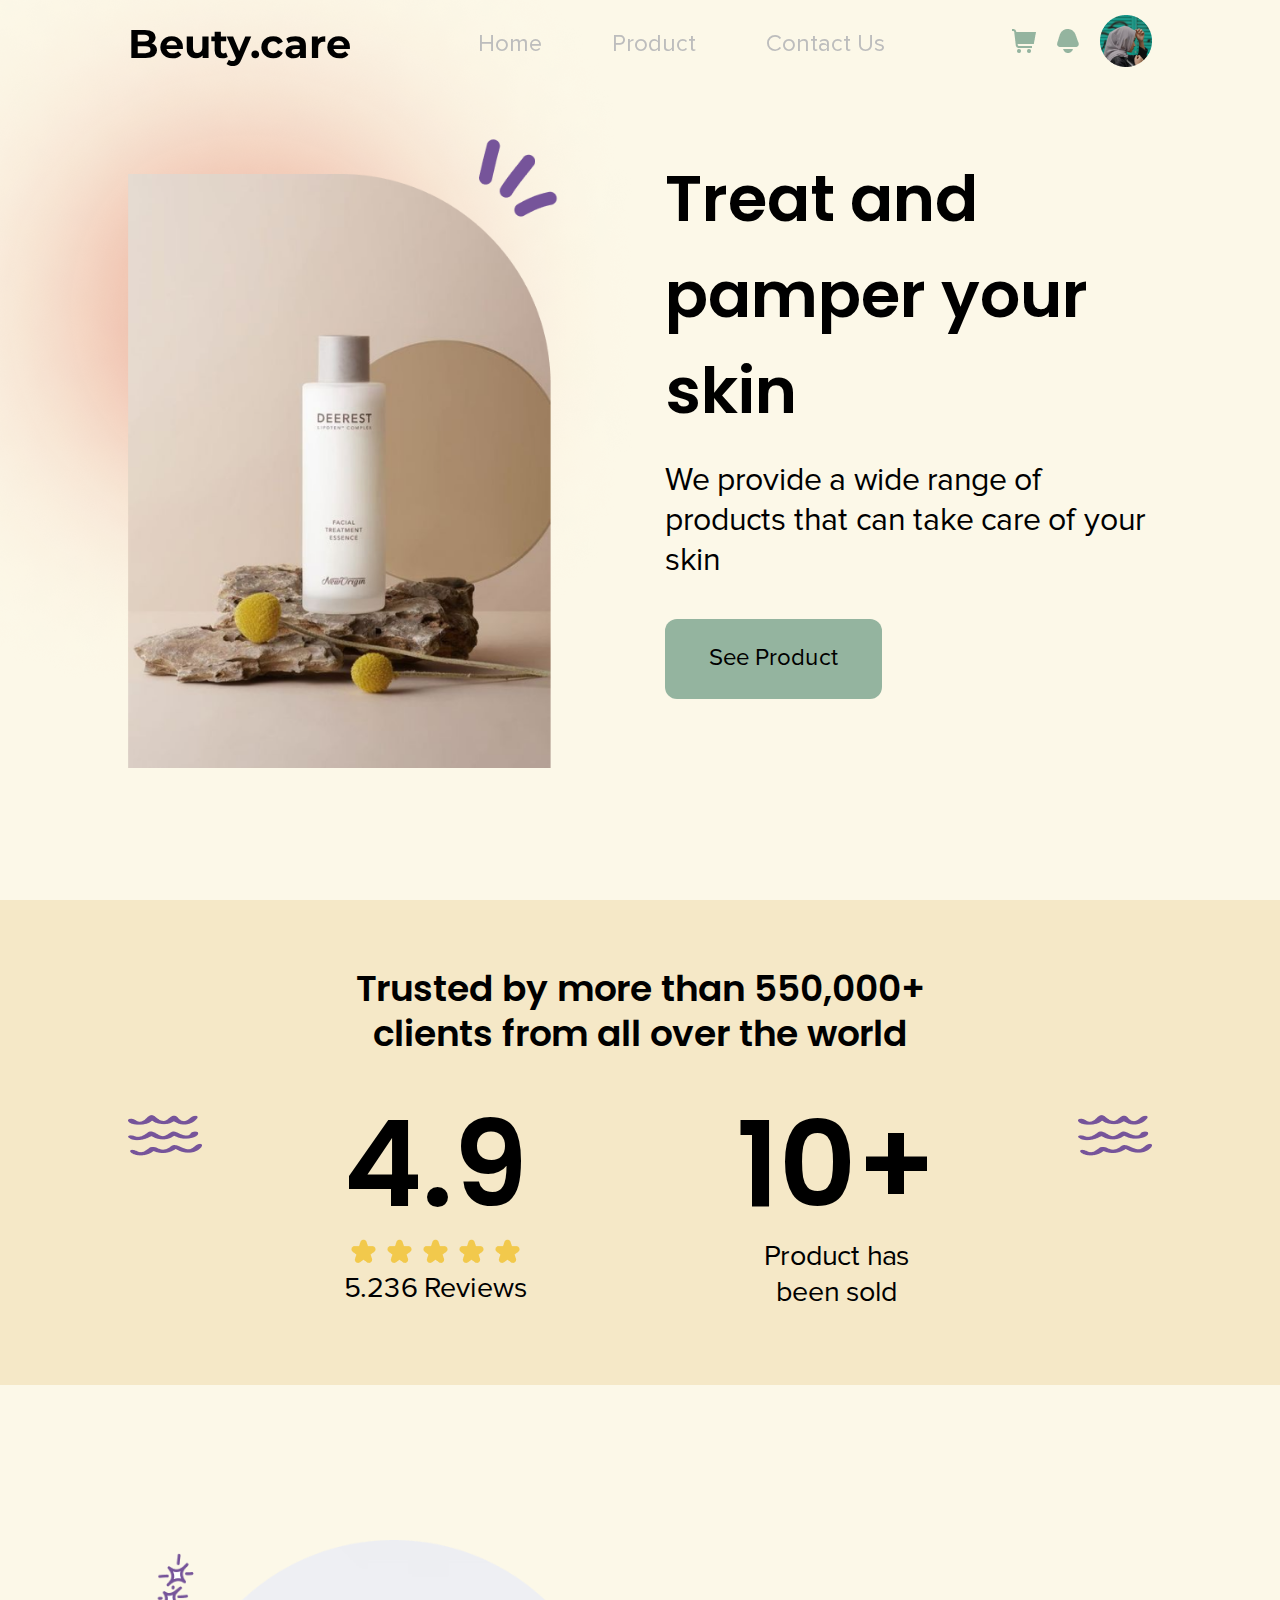
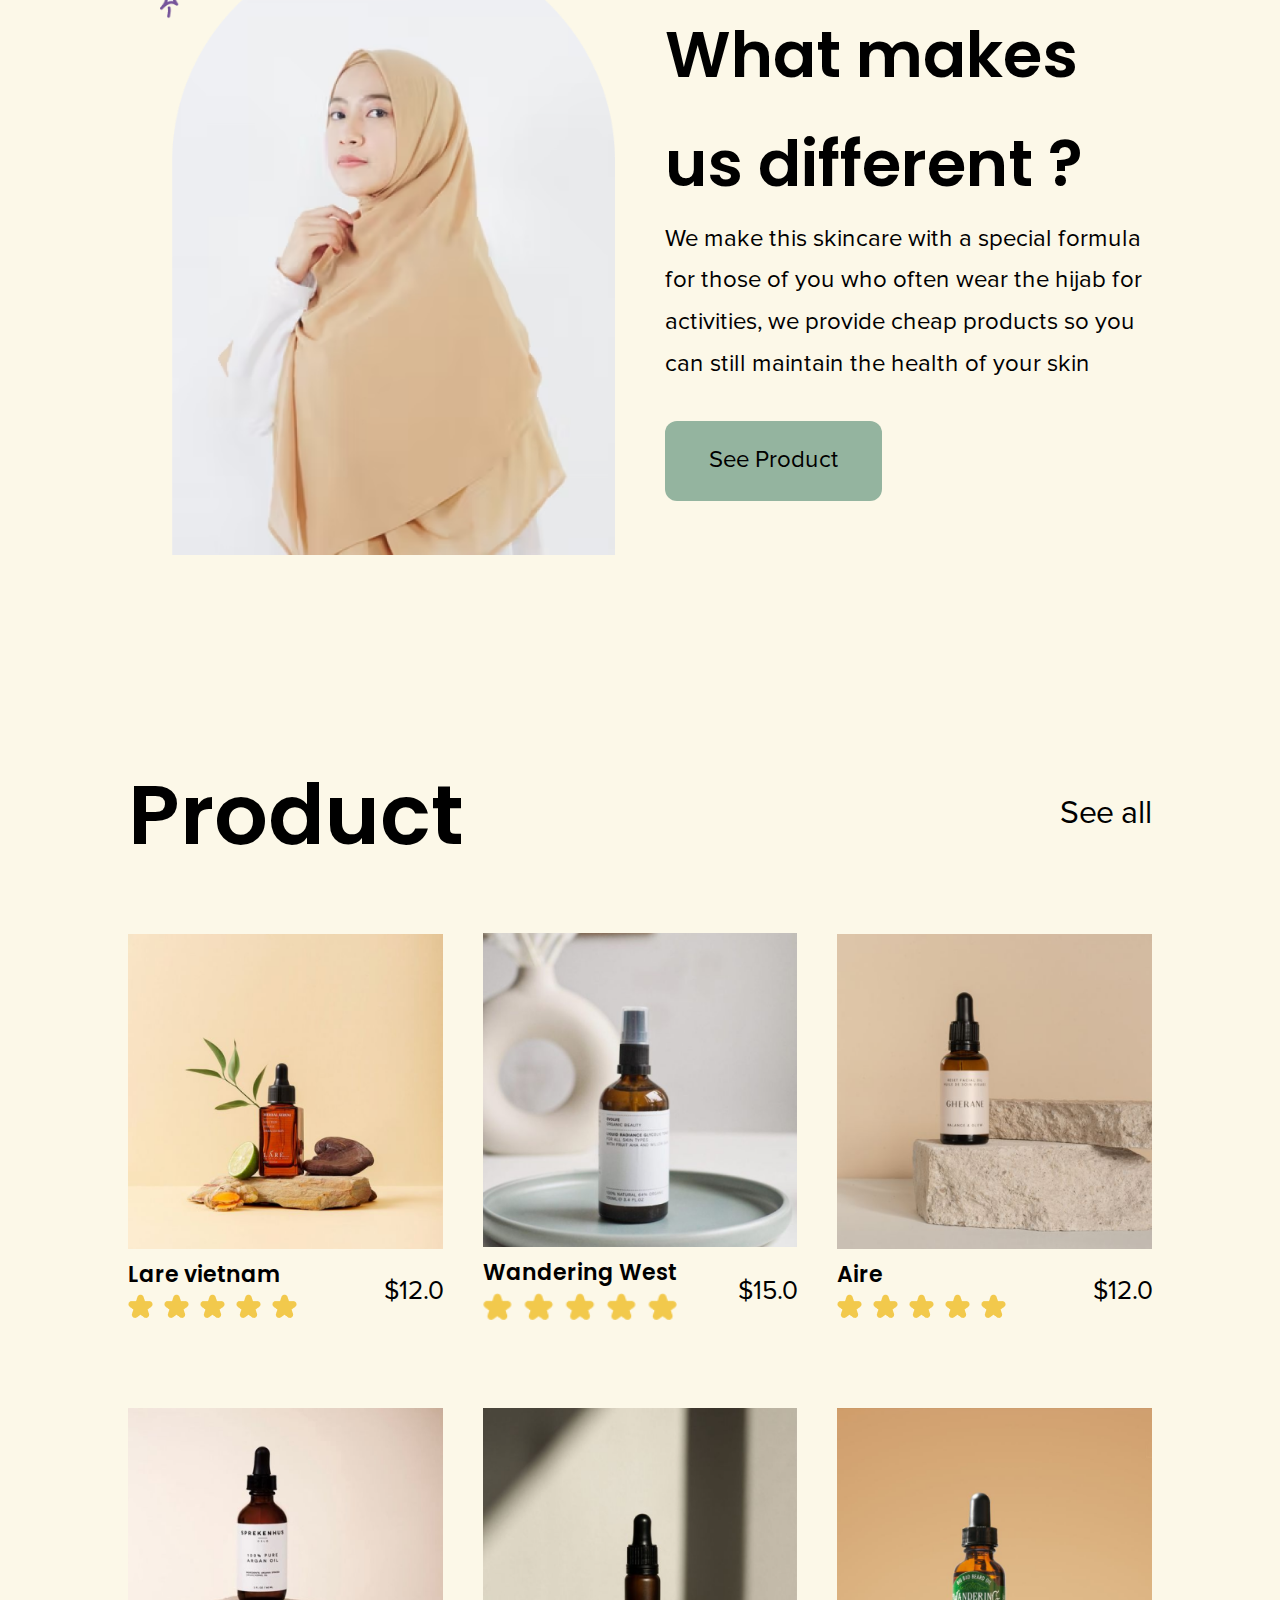
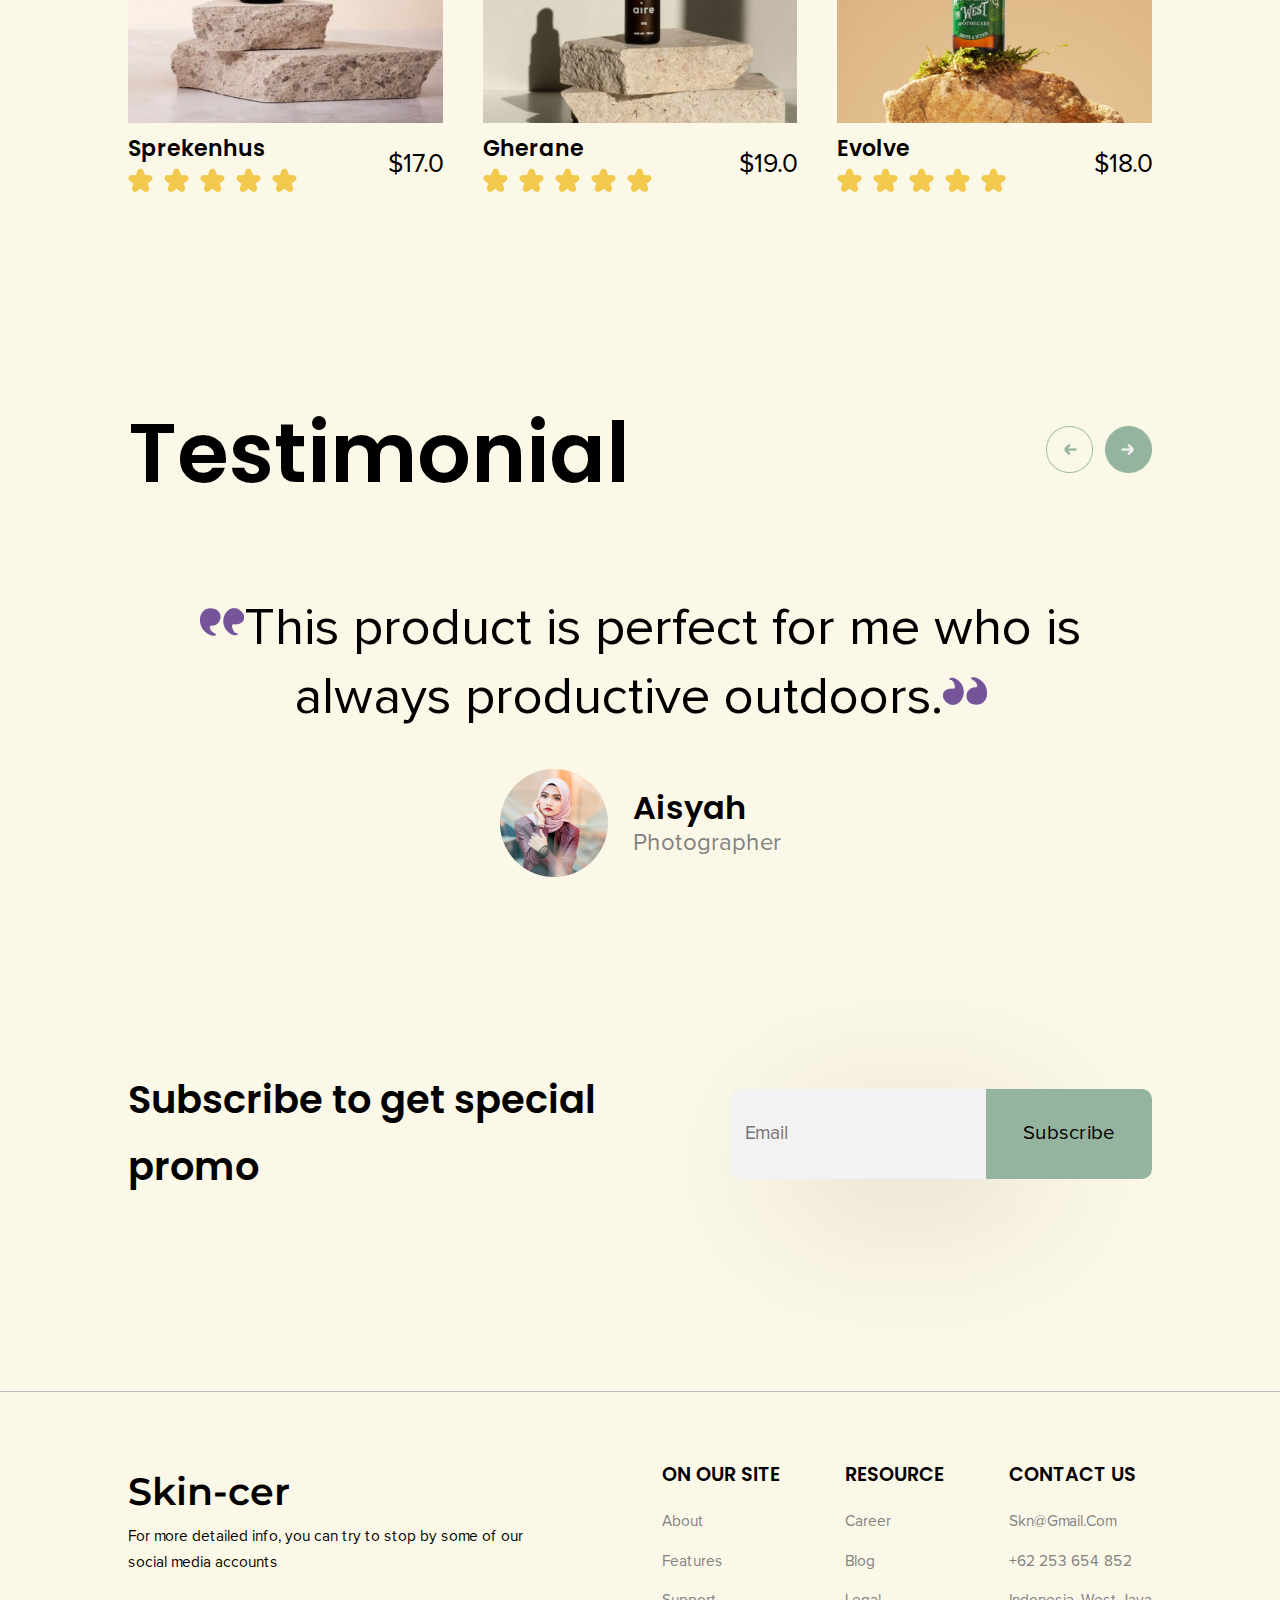
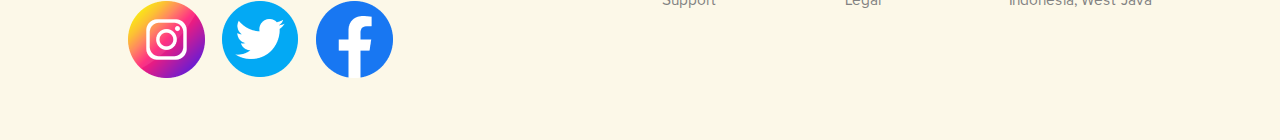
<file: index.html>
<!DOCTYPE html>
<html lang="en">

<head>
    <meta charset="UTF-8">
    <meta http-equiv="X-UA-Compatible" content="IE=edge">
    <meta name="viewport" content="width=device-width, initial-scale=1.0">
    <!-- <link href="https://cdn.jsdelivr.net/npm/bootstrap@5.2.1/dist/css/bootstrap.min.css" rel="stylesheet" integrity="sha384-iYQeCzEYFbKjA/T2uDLTpkwGzCiq6soy8tYaI1GyVh/UjpbCx/TYkiZhlZB6+fzT" crossorigin="anonymous"> -->
    <link rel="stylesheet" href="https://cdnjs.cloudflare.com/ajax/libs/font-awesome/4.7.0/css/font-awesome.min.css">
    <link
        href="https://fonts.googleapis.com/css2?family=Montserrat:ital,wght@0,100;0,200;0,300;0,400;0,500;0,600;0,700;0,800;0,900;1,100;1,200;1,300;1,400;1,500;1,600;1,700;1,800;1,900&family=Poppins:ital,wght@0,100;0,200;0,300;0,400;0,500;0,600;0,700;0,800;0,900;1,100;1,200;1,300;1,400;1,500;1,600;1,700;1,800;1,900&display=swap"
        rel="stylesheet">
    <link rel="stylesheet" href="assets/css/style.css">
    <title>Skin - Care</title>
</head>

<body>

    <!-- Header Section Start -->

    <header>
        <img class="ellips" src="assets/img/Ellipse 182.png" alt="">
        <div class="navbar-box">
            <div class="container">
                <div class="box-navbar">
                    <div class="logo">
                        <h3>Beuty.care</h3>
                    </div>
                    <ul class="menu">
                        <li><a href="index.html">Home</a></li>
                        <li><a href="product.html">Product</a></li>
                        <li><a href="contact.html">Contact Us</a></li>
                    </ul>
                    <div class="icon">
                        <a href="cart.html"><img class="img-cart" src="assets/img/fi-ss-shopping-cart.png" alt=""></a>
                        <a href=""><img class="img-bell" src="assets/img/fi-ss-bell.png" alt=""></a>
                        <a href=""><img class="img-prof" src="assets/img/Ellipse 180.png" alt=""></a>
                        <i class="fa fa-bars" id="menu-bar"></i>
                    </div>
                </div>
            </div>
        </div>
        <div class="hero" id="home">
            <div class="container">
                <div class="box-hero">
                    <div class="image">
                        <img src="assets/img/Group 220.png" alt="">
                    </div>
                    <div class="box">
                        <h3>Treat and pamper your skin</h3>
                        <p>We provide a wide range of products that can take care of your skin</p>
                        <button class="btn">See Product</button>
                    </div>
                </div>
            </div>
        </div>
        
    </header>

    <!-- Header Section End -->

    <!-- Service Section Start -->

    <section class="service">
        <div class="container">
            <div class="box-service">
                <div class="icon-service">
                    <img src="assets/img/Group.png" alt="">
                </div>
                <div class="service-caption">
                    <div class="service-title">
                        <h3>Trusted by more than 550,000+ clients from all over the world</h3>
                    </div>
                    <div class="service-value">
                        <div>
                            <h3>4.9</h3>
                            <img src="assets/img/Group 221.png" alt="">
                            <p>5.236 Reviews</p>
                        </div>
                        <div>
                            <h3>10+</h3>
                            <p>Product has been sold</p>
                        </div>
                    </div>
                </div>
                <div class="icon-service">
                    <img src="assets/img/Group.png" alt="">
                </div>
            </div>
        </div>
    </section>

    <!-- Service Section End -->

    <!-- Advantage Section Start -->

    <section class="advantage">
        <div class="container">
            <div class="box-advantage">
                <div class="image">
                    <img src="assets/img/Group 222.png" alt="">
                </div>
                <div class="box-caption">
                    <h3>What makes us different ?</h3>
                    <p>We make this skincare with a special formula for those of you who often wear the hijab for activities, we provide cheap products so you can still maintain the health of your skin</p>
                    <button class="btn">See Product</button>
                </div>
            </div>
        </div>
    </section>

    <!-- Advantage Section End -->

    <!-- Product Section Start -->

    <section class="product">
        <div class="container">
            <div class="box-product">
                <div class="box-title">
                    <h3>Product</h3>
                    <a href="">See all</a>
                </div>
                <div class="list-product">
                    <div class="detail-product">
                        <img src="assets/img/img-list1 (1).png" alt="">
                        <div class="caption-product">
                            <div class="name-rate">
                                <h3>Lare vietnam</h3>
                                <img src="assets/img/Group 221.png" alt="">
                            </div>
                            <div class="price">
                                <p>$12.0</p>
                            </div>
                        </div>
                    </div>
                    <div class="detail-product">
                        <img src="assets/img/img-list1 (2).png" alt="">
                        <div class="caption-product">
                            <div class="name-rate">
                                <h3>Wandering West</h3>
                                <img src="assets/img/Group 221.png" alt="">
                            </div>
                            <div class="price">
                                <p>$15.0</p>
                            </div>
                        </div>
                    </div>
                    <div class="detail-product">
                        <img src="assets/img/img-list1 (3).png" alt="">
                        <div class="caption-product">
                            <div class="name-rate">
                                <h3>Aire</h3>
                                <img src="assets/img/Group 221.png" alt="">
                            </div>
                            <div class="price">
                                <p>$12.0</p>
                            </div>
                        </div>
                    </div>
                    <div class="detail-product">
                        <img src="assets/img/img-list1 (4).png" alt="">
                        <div class="caption-product">
                            <div class="name-rate">
                                <h3>Sprekenhus</h3>
                                <img src="assets/img/Group 221.png" alt="">
                            </div>
                            <div class="price">
                                <p>$17.0</p>
                            </div>
                        </div>
                    </div>
                    <div class="detail-product">
                        <img src="assets/img/img-list1 (5).png" alt="">
                        <div class="caption-product">
                            <div class="name-rate">
                                <h3>Gherane</h3>
                                <img src="assets/img/Group 221.png" alt="">
                            </div>
                            <div class="price">
                                <p>$19.0</p>
                            </div>
                        </div>
                    </div>
                    <div class="detail-product">
                        <img src="assets/img/img-list1 (6).png" alt="">
                        <div class="caption-product">
                            <div class="name-rate">
                                <h3>Evolve</h3>
                                <img src="assets/img/Group 221.png" alt="">
                            </div>
                            <div class="price">
                                <p>$18.0</p>
                            </div>
                        </div>
                    </div>
                </div>
            </div>
        </div>
    </section>

    <!-- Product Section End -->

    <!-- Testimonia Section Start -->

    <section class="testimonial">
        <div class="container">
            <div class="box-testimonial">
                <div class="box-title">
                    <h3>Testimonial</h3>
                    <div class="btn-slide">
                        <a onClick="nextslide(-1)"><img class="prev" src="assets/img/Group 226.png" alt=""></a>
                        <a onClick="nextslide(1)"><img class="next" src="assets/img/Group 225.png" alt=""></a>
                    </div>
                </div>
                <div class="box-list-test">
                    <div class="testimonial-slide">
                        <div class="text-slide fade">
                            <h3><img src="assets/img/petik (1).png" alt="">This product is perfect for me who is always productive outdoors.<img src="assets/img/petik (2).png" alt=""></h3>
                            <div class="prof-test">
                                <img src="assets/img/Ellipse 185.png" alt="">
                                <div>
                                    <p>Aisyah</p>
                                    <span>Photographer</span>
                                </div>
                            </div>
                        </div>
                        <div class="text-slide fade">
                            <h3><img src="assets/img/petik (1).png" alt="">This product is perfect for me who is always productive outdoors.<img src="assets/img/petik (2).png" alt=""></h3>
                            <div class="prof-test">
                                <img src="assets/img/Ellipse 180.png" alt="">
                                <div>
                                    <p>Aminah</p>
                                    <span>Designer</span>
                                </div>
                            </div>
                        </div>
                        <div class="text-slide fade">
                            <h3><img src="assets/img/petik (1).png" alt="">This product is perfect for me who is always productive outdoors.<img src="assets/img/petik (2).png" alt=""></h3>
                            <div class="prof-test">
                                <img src="assets/img/Ellipse 185.png" alt="">
                                <div>
                                    <p>Fatimah</p>
                                    <span>Preacher</span>
                                </div>
                            </div>
                        </div>
                    </div>
                </div>
            </div>
        </div>
    </section>

    <!-- Testimonial Section End -->

    <!-- Subscribe Section Start -->

    <section class="subscribe">
        <div class="container">
            <div class="box-subscribe">
                <div class="subscribe-title">
                    <h3>Subscribe to get special promo</h3>
                    <div class="form">
                        <input type="text" placeholder="Email"><button>Subscribe</button></input>
                    </div>
                </div>
            </div>
        </div>
    </section>

    <!-- Subscribe Section End -->

    <!-- Footer Section Start -->

    <footer>
        <div class="footer">
            <div class="container">
                <div class="box-footer">
                    <div class="footer-sosmed">
                        <h3>Skin-cer</h3>
                        <p>For more detailed info, you can try to stop by some of our social media accounts</p>
                        <div class="image">
                            <a href="#"><img src="assets/img/img-ig.png" alt=""></a>
                            <a href="#"><img src="assets/img/img-twit.png" alt=""></a>
                            <a href="#"><img src="assets/img/img-fb.png" alt=""></a>
                        </div>
                    </div>
                    <div class="footer-info">
                        <div>
                            <h3>on our site</h3>
                            <ul>
                                <li><a href="">About</a></li>
                                <li><a href="">Features</a></li>
                                <li><a href="">Support</a></li>
                            </ul>
                        </div>
                        <div>
                            <h3>resource</h3>
                            <ul>
                                <li><a href="">Career</a></li>
                                <li><a href="">Blog</a></li>
                                <li><a href="">Legal</a></li>
                            </ul>
                        </div>
                        <div>
                            <h3>contact us</h3>
                            <ul>
                                <li><a href="">skn@gmail.com</a></li>
                                <li><a href="">+62 253 654 852</a></li>
                                <li><a href="">Indonesia, west java</a></li>
                            </ul>
                        </div>
                    </div>
                </div>
            </div>
        </div>
    </footer>

    <!-- Footer Section End -->

    <!-- custom js file link -->
    <script src="assets/js/script.js"></script>

</body>

</html>
</file>
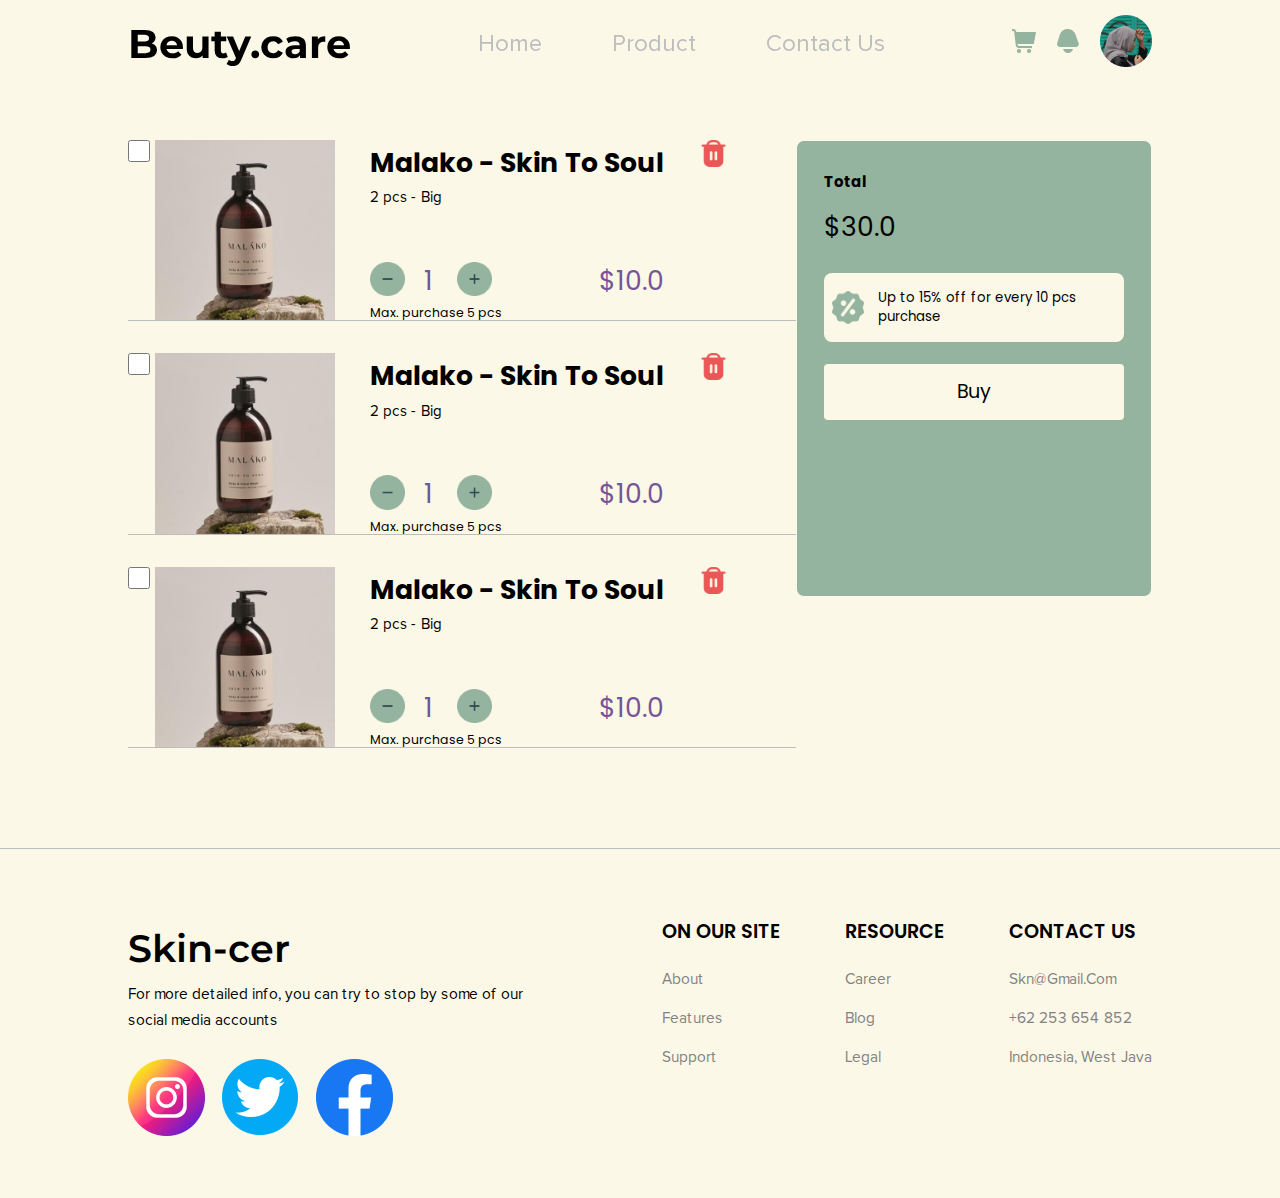
<file: cart.html>
<!DOCTYPE html>
<html lang="en">

<head>
    <meta charset="UTF-8">
    <meta http-equiv="X-UA-Compatible" content="IE=edge">
    <meta name="viewport" content="width=device-width, initial-scale=1.0">
    <link rel="stylesheet" href="https://cdnjs.cloudflare.com/ajax/libs/font-awesome/4.7.0/css/font-awesome.min.css">
    <!-- <link href="https://cdn.jsdelivr.net/npm/bootstrap@5.2.1/dist/css/bootstrap.min.css" rel="stylesheet" integrity="sha384-iYQeCzEYFbKjA/T2uDLTpkwGzCiq6soy8tYaI1GyVh/UjpbCx/TYkiZhlZB6+fzT" crossorigin="anonymous"> -->
    <link
        href="https://fonts.googleapis.com/css2?family=Montserrat:ital,wght@0,100;0,200;0,300;0,400;0,500;0,600;0,700;0,800;0,900;1,100;1,200;1,300;1,400;1,500;1,600;1,700;1,800;1,900&family=Poppins:ital,wght@0,100;0,200;0,300;0,400;0,500;0,600;0,700;0,800;0,900;1,100;1,200;1,300;1,400;1,500;1,600;1,700;1,800;1,900&display=swap"
        rel="stylesheet">
    <link rel="stylesheet" href="assets/css/style.css">


    <title>Skin - Care</title>
</head>

<body>

    <!-- Header Section Start -->

    <header>
        <div class="navbar-box">
            <div class="container">
                <div class="box-navbar">
                    <div class="logo">
                        <h3>Beuty.care</h3>
                    </div>
                    <ul class="menu">
                        <li><a href="index.html">Home</a></li>
                        <li><a href="product.html">Product</a></li>
                        <li><a href="contact.html">Contact Us</a></li>
                    </ul>
                    <div class="icon">
                        <a href="cart.html"><img class="img-cart" src="assets/img/fi-ss-shopping-cart.png" alt=""></a>
                        <a href=""><img class="img-bell" src="assets/img/fi-ss-bell.png" alt=""></a>
                        <a href=""><img class="img-prof" src="assets/img/Ellipse 180.png" alt=""></a>
                        <i class="fa fa-bars" id="menu-bar"></i>
                    </div>
                </div>
            </div>
        </div>
        <div class="cart-area">
            <div class="container">
                <div class="box-cart-area">
                    <div class="lists-cart">
                        <div class="list-cart">
                            <input type="checkbox">
                            <div class="cart">
                                <img class="cart-img" src="assets/img/cart-img.png" alt="">
                                <div class="detail-cart">
                                    <div class="name-product">
                                        <h3>Malako - Skin To Soul</h3>
                                        <p>2 pcs - <span>Big</span></p>
                                    </div>
                                    <div class="max-product">
                                        <div>
                                            <div>
                                                <button class="btn-plus-minus"><img src="assets/img/cart-min.png"
                                                        alt=""></button>
                                                <h3>1</h3>
                                                <button class="btn-plus-minus"><img src="assets/img/cart-plus.png"
                                                        alt=""></button>
                                            </div>
                                            <div>
                                                <h3>$10.0</h3>
                                            </div>
                                        </div>
                                        <p>Max. purchase 5 pcs</p>
                                    </div>
                                </div>
                                <button><img class="trash-img" src="assets/img/fi-sr-trash.png" alt=""></button>
                            </div>
                        </div>
                        <div class="list-cart">
                            <input type="checkbox">
                            <div class="cart">
                                <img class="cart-img" src="assets/img/cart-img.png" alt="">
                                <div class="detail-cart">
                                    <div class="name-product">
                                        <h3>Malako - Skin To Soul</h3>
                                        <p>2 pcs - <span>Big</span></p>
                                    </div>
                                    <div class="max-product">
                                        <div>
                                            <div>
                                                <button class="btn-plus-minus"><img src="assets/img/cart-min.png"
                                                        alt=""></button>
                                                <h3>1</h3>
                                                <button class="btn-plus-minus"><img src="assets/img/cart-plus.png"
                                                        alt=""></button>
                                            </div>
                                            <div>
                                                <h3>$10.0</h3>
                                            </div>
                                        </div>
                                        <p>Max. purchase 5 pcs</p>
                                    </div>
                                </div>
                                <button><img class="trash-img" src="assets/img/fi-sr-trash.png" alt=""></button>
                            </div>
                        </div>
                        <div class="list-cart">
                            <input type="checkbox">
                            <div class="cart">
                                <img class="cart-img" src="assets/img/cart-img.png" alt="">
                                <div class="detail-cart">
                                    <div class="name-product">
                                        <h3>Malako - Skin To Soul</h3>
                                        <p>2 pcs - <span>Big</span></p>
                                    </div>
                                    <div class="max-product">
                                        <div>
                                            <div>
                                                <button class="btn-plus-minus"><img src="assets/img/cart-min.png"
                                                        alt=""></button>
                                                <h3>1</h3>
                                                <button class="btn-plus-minus"><img src="assets/img/cart-plus.png"
                                                        alt=""></button>
                                            </div>
                                            <div>
                                                <h3>$10.0</h3>
                                            </div>
                                        </div>
                                        <p>Max. purchase 5 pcs</p>
                                    </div>
                                </div>
                                <button><img class="trash-img" src="assets/img/fi-sr-trash.png" alt=""></button>
                            </div>
                        </div>
                    </div>
                    <div class="total-cart">
                        <h3>Total</h3>
                        <p>$30.0</p>
                        <div class="discount-desc">
                            <img src="assets/img/persent-img.png" alt="">
                            <h3>Up to 15% off for every 10 pcs purchase</h3>
                        </div>
                        <div class="btn-select">
                            <button>Buy</button>
                        </div>
                    </div>
                </div>
            </div>
        </div>

    </header>

    <!-- Header Section End -->

    <!-- Footer Section Start -->

    <footer>
        <div class="footer">
            <div class="container">
                <div class="box-footer">
                    <div class="footer-sosmed">
                        <h3>Skin-cer</h3>
                        <p>For more detailed info, you can try to stop by some of our social media accounts</p>
                        <div class="image">
                            <a href="#"><img src="assets/img/img-ig.png" alt=""></a>
                            <a href="#"><img src="assets/img/img-twit.png" alt=""></a>
                            <a href="#"><img src="assets/img/img-fb.png" alt=""></a>
                        </div>
                    </div>
                    <div class="footer-info">
                        <div>
                            <h3>on our site</h3>
                            <ul>
                                <li><a href="">About</a></li>
                                <li><a href="">Features</a></li>
                                <li><a href="">Support</a></li>
                            </ul>
                        </div>
                        <div>
                            <h3>resource</h3>
                            <ul>
                                <li><a href="">Career</a></li>
                                <li><a href="">Blog</a></li>
                                <li><a href="">Legal</a></li>
                            </ul>
                        </div>
                        <div>
                            <h3>contact us</h3>
                            <ul>
                                <li><a href="">skn@gmail.com</a></li>
                                <li><a href="">+62 253 654 852</a></li>
                                <li><a href="">Indonesia, west java</a></li>
                            </ul>
                        </div>
                    </div>
                </div>
            </div>
        </div>
    </footer>

    <!-- Footer Section End -->

    <!-- custom js file link -->
    <script src="assets/js/script.js"></script>

</body>

</html>
</file>
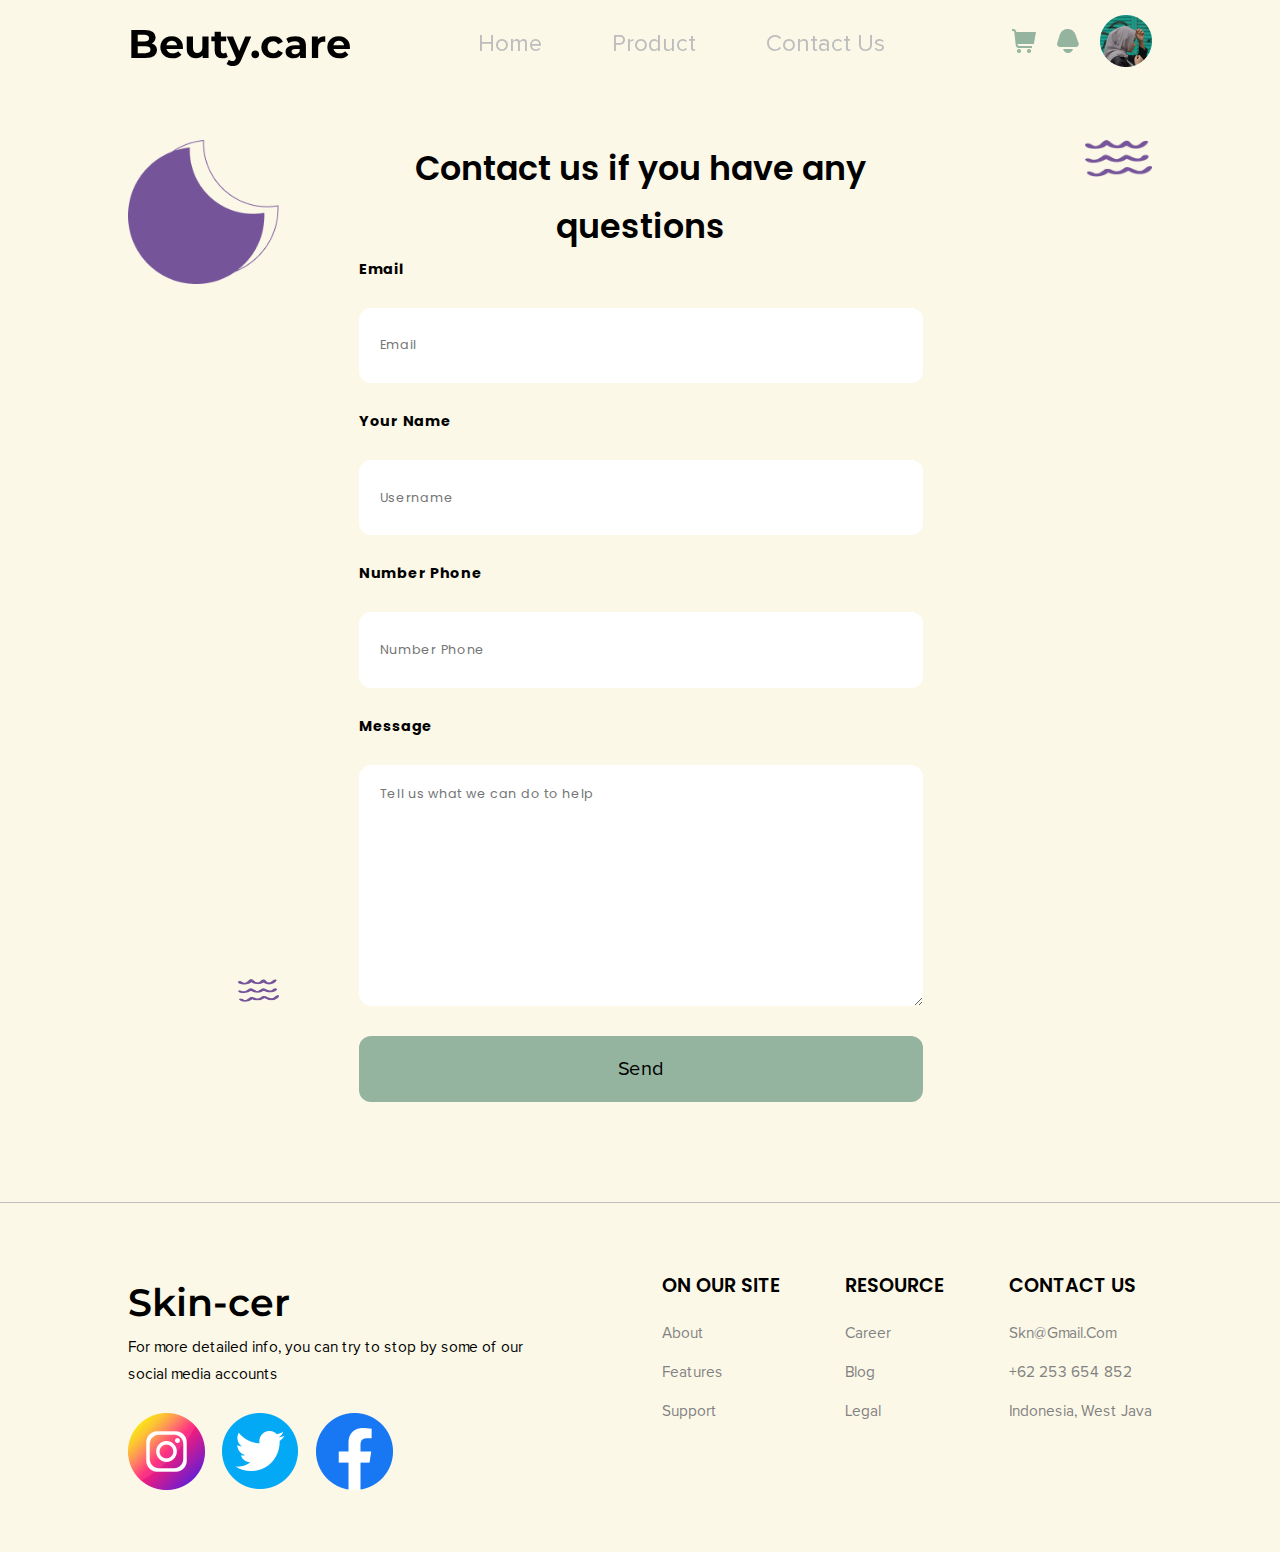
<file: contact.html>
<!DOCTYPE html>
<html lang="en">

<head>
    <meta charset="UTF-8">
    <meta http-equiv="X-UA-Compatible" content="IE=edge">
    <meta name="viewport" content="width=device-width, initial-scale=1.0">
    <link rel="stylesheet" href="https://cdnjs.cloudflare.com/ajax/libs/font-awesome/4.7.0/css/font-awesome.min.css">
    <!-- <link href="https://cdn.jsdelivr.net/npm/bootstrap@5.2.1/dist/css/bootstrap.min.css" rel="stylesheet" integrity="sha384-iYQeCzEYFbKjA/T2uDLTpkwGzCiq6soy8tYaI1GyVh/UjpbCx/TYkiZhlZB6+fzT" crossorigin="anonymous"> -->
    <link
        href="https://fonts.googleapis.com/css2?family=Montserrat:ital,wght@0,100;0,200;0,300;0,400;0,500;0,600;0,700;0,800;0,900;1,100;1,200;1,300;1,400;1,500;1,600;1,700;1,800;1,900&family=Poppins:ital,wght@0,100;0,200;0,300;0,400;0,500;0,600;0,700;0,800;0,900;1,100;1,200;1,300;1,400;1,500;1,600;1,700;1,800;1,900&display=swap"
        rel="stylesheet">
    <link rel="stylesheet" href="assets/css/style.css">


    <title>Skin - Care</title>
</head>

<body>

    <!-- Header Section Start -->

    <header>
        <div class="navbar-box">
            <div class="container">
                <div class="box-navbar">
                    <div class="logo">
                        <h3>Beuty.care</h3>
                    </div>
                    <ul class="menu">
                        <li><a href="index.html">Home</a></li>
                        <li><a href="product.html">Product</a></li>
                        <li><a href="contact.html">Contact Us</a></li>
                    </ul>
                    <div class="icon">
                        <a href="cart.html"><img class="img-cart" src="assets/img/fi-ss-shopping-cart.png" alt=""></a>
                        <a href=""><img class="img-bell" src="assets/img/fi-ss-bell.png" alt=""></a>
                        <a href=""><img class="img-prof" src="assets/img/Ellipse 180.png" alt=""></a>
                        <i class="fa fa-bars" id="menu-bar"></i>
                    </div>
                </div>
            </div>
        </div>
        <div class="contact-area">
            <div class="container">
                <div class="box-contact-area">
                    <div class="substract-1">
                        <img src="assets/img/Group 223.png" alt="">
                        <img src="assets/img/Group.png" alt="">
                    </div>
                    <div class="contact-form">
                        <h3>Contact us if you have any questions</h3>
                        <div class="form-area">
                            <label for="email">Email</label><br>
                            <input type="email" placeholder="Email"><br>
                            <label for="username">Your Name</label><br>
                            <input type="text" placeholder="Username"><br>
                            <label for="phone">Number Phone</label><br>
                            <input type="number" placeholder="Number Phone"><br>
                            <label for="message">Message</label><br>
                            <textarea id="message" name="message" type="text" placeholder="Tell us what we can do to help"></textarea>
                            <button>Send</button>
                        </div>
                    </div>
                    <div class="substract-2">
                        <img src="assets/img/Group.png" alt="">
                    </div>
                </div>
            </div>
        </div>

    </header>

    <!-- Header Section End -->

    <!-- Footer Section Start -->

    <footer>
        <div class="footer">
            <div class="container">
                <div class="box-footer">
                    <div class="footer-sosmed">
                        <h3>Skin-cer</h3>
                        <p>For more detailed info, you can try to stop by some of our social media accounts</p>
                        <div class="image">
                            <a href="#"><img src="assets/img/img-ig.png" alt=""></a>
                            <a href="#"><img src="assets/img/img-twit.png" alt=""></a>
                            <a href="#"><img src="assets/img/img-fb.png" alt=""></a>
                        </div>
                    </div>
                    <div class="footer-info">
                        <div>
                            <h3>on our site</h3>
                            <ul>
                                <li><a href="">About</a></li>
                                <li><a href="">Features</a></li>
                                <li><a href="">Support</a></li>
                            </ul>
                        </div>
                        <div>
                            <h3>resource</h3>
                            <ul>
                                <li><a href="">Career</a></li>
                                <li><a href="">Blog</a></li>
                                <li><a href="">Legal</a></li>
                            </ul>
                        </div>
                        <div>
                            <h3>contact us</h3>
                            <ul>
                                <li><a href="">skn@gmail.com</a></li>
                                <li><a href="">+62 253 654 852</a></li>
                                <li><a href="">Indonesia, west java</a></li>
                            </ul>
                        </div>
                    </div>
                </div>
            </div>
        </div>
    </footer>

    <!-- Footer Section End -->

    <!-- custom js file link -->
    <script src="assets/js/script.js"></script>

</body>

</html>
</file>
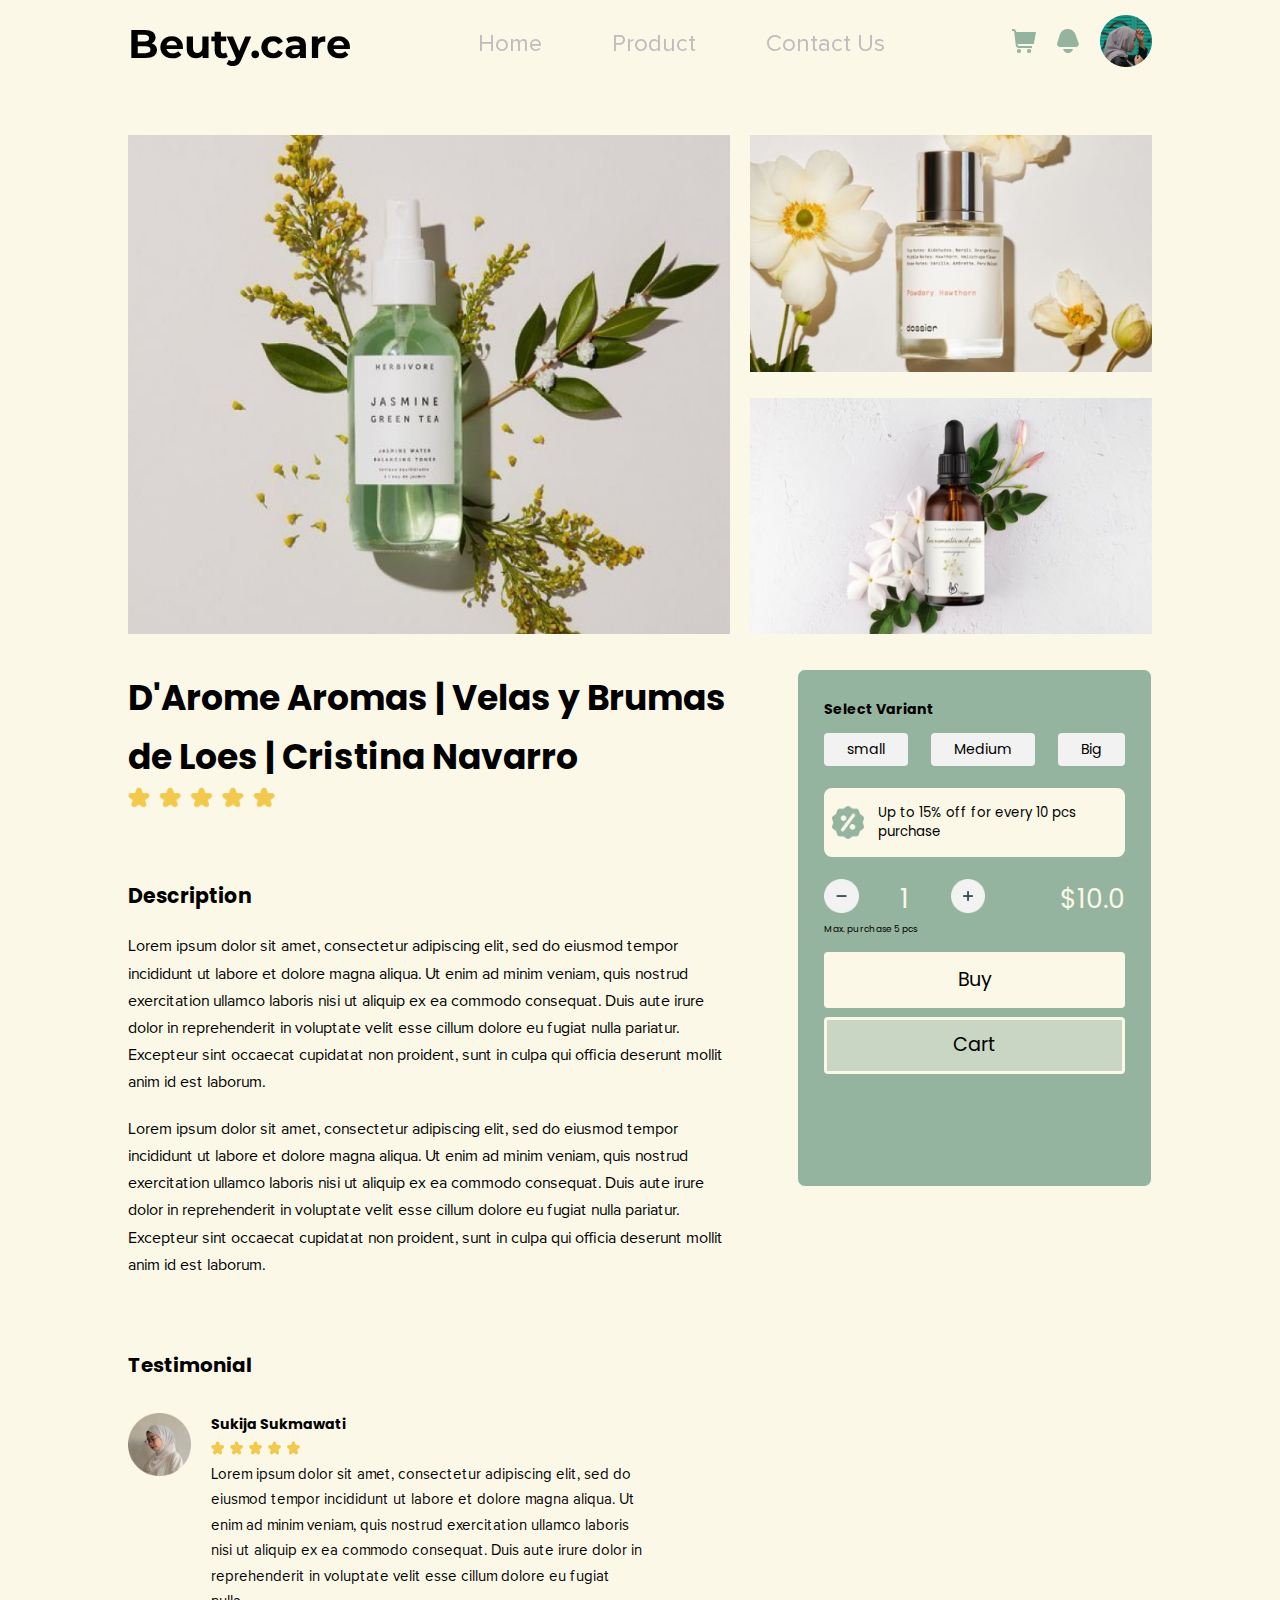
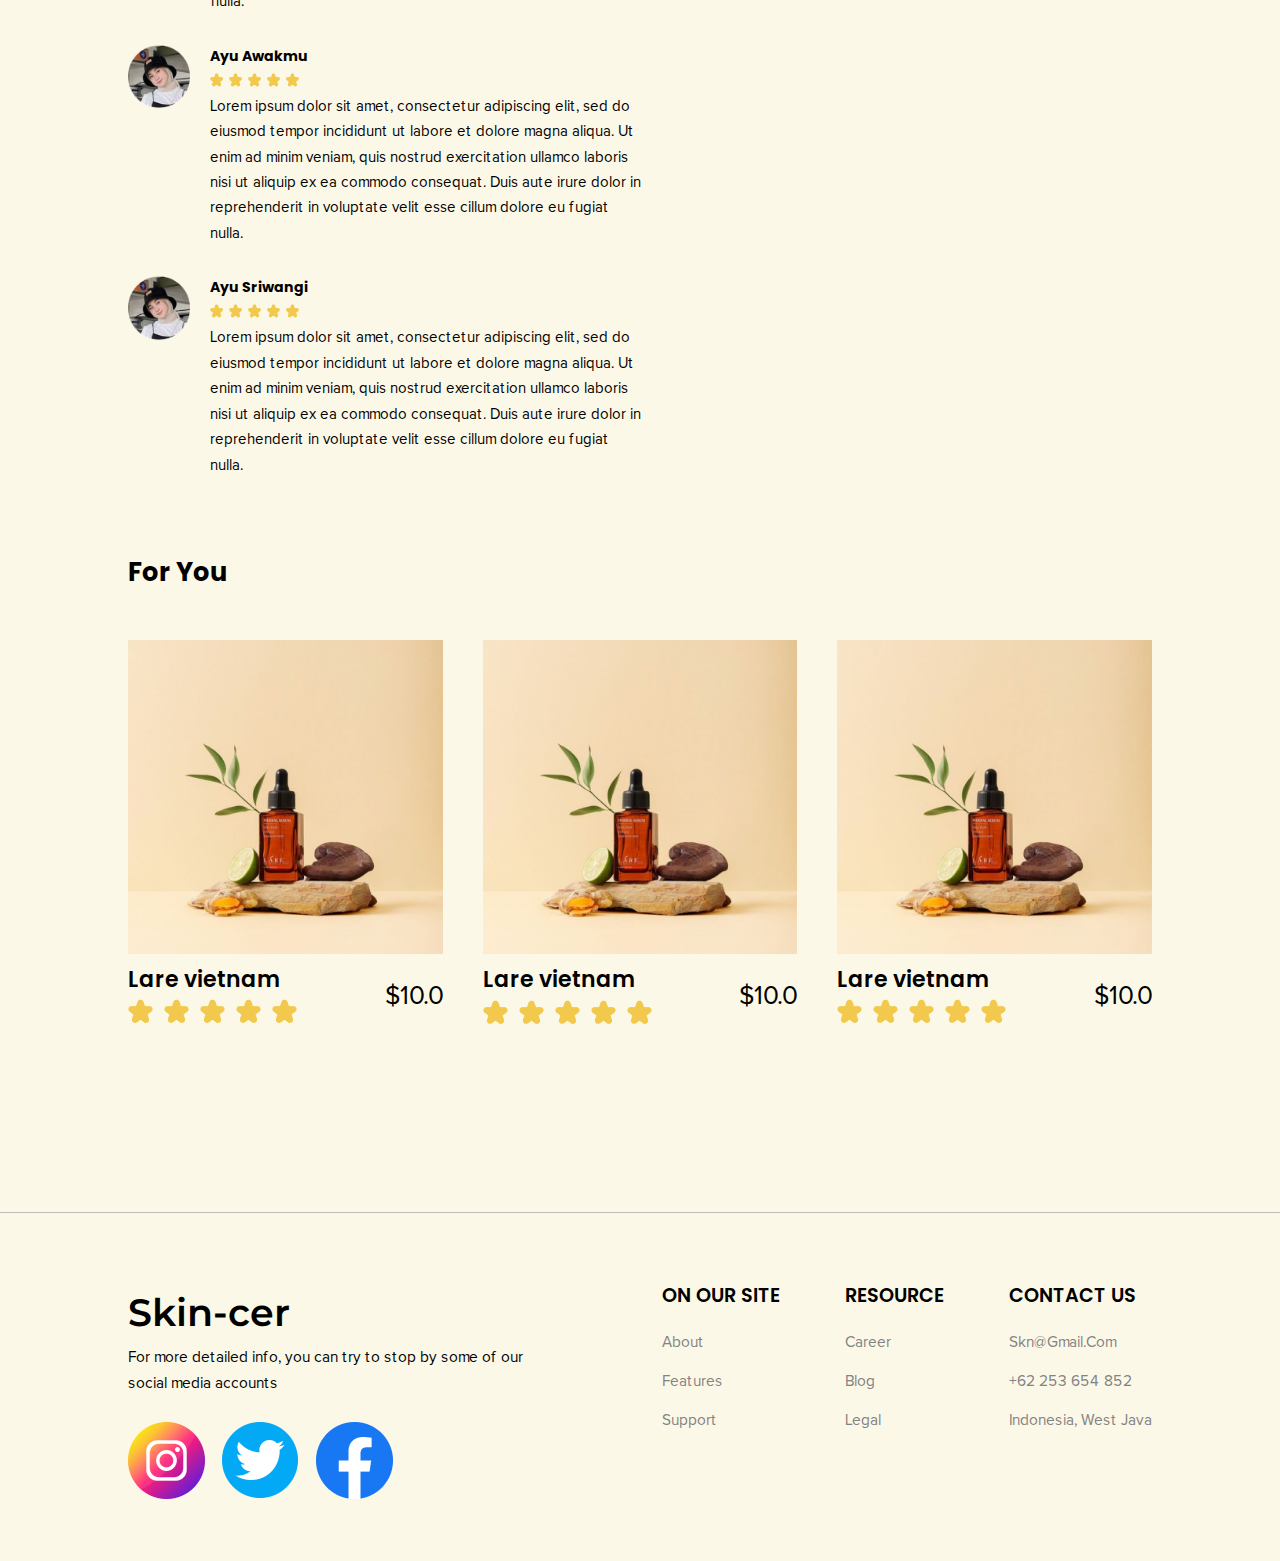
<file: detail_product.html>
<!DOCTYPE html>
<html lang="en">

<head>
    <meta charset="UTF-8">
    <meta http-equiv="X-UA-Compatible" content="IE=edge">
    <meta name="viewport" content="width=device-width, initial-scale=1.0">
    <link rel="stylesheet" href="https://cdnjs.cloudflare.com/ajax/libs/font-awesome/4.7.0/css/font-awesome.min.css">
    <!-- <link href="https://cdn.jsdelivr.net/npm/bootstrap@5.2.1/dist/css/bootstrap.min.css" rel="stylesheet" integrity="sha384-iYQeCzEYFbKjA/T2uDLTpkwGzCiq6soy8tYaI1GyVh/UjpbCx/TYkiZhlZB6+fzT" crossorigin="anonymous"> -->
    <link
        href="https://fonts.googleapis.com/css2?family=Montserrat:ital,wght@0,100;0,200;0,300;0,400;0,500;0,600;0,700;0,800;0,900;1,100;1,200;1,300;1,400;1,500;1,600;1,700;1,800;1,900&family=Poppins:ital,wght@0,100;0,200;0,300;0,400;0,500;0,600;0,700;0,800;0,900;1,100;1,200;1,300;1,400;1,500;1,600;1,700;1,800;1,900&display=swap"
        rel="stylesheet">
    <link rel="stylesheet" href="assets/css/style.css">


    <title>Skin - Care</title>
</head>

<body>

    <!-- Header Section Start -->

    <header>
        <div class="navbar-box">
            <div class="container">
                <div class="box-navbar">
                    <div class="logo">
                        <h3>Beuty.care</h3>
                    </div>
                    <ul class="menu">
                        <li><a href="index.html">Home</a></li>
                        <li><a href="product.html">Product</a></li>
                        <li><a href="contact.html">Contact Us</a></li>
                    </ul>
                    <div class="icon">
                        <a href="cart.html"><img class="img-cart" src="assets/img/fi-ss-shopping-cart.png" alt=""></a>
                        <a href=""><img class="img-bell" src="assets/img/fi-ss-bell.png" alt=""></a>
                        <a href=""><img class="img-prof" src="assets/img/Ellipse 180.png" alt=""></a>
                        <i class="fa fa-bars" id="menu-bar"></i>
                    </div>
                </div>
            </div>
        </div>
        <div class="detail-area">
            <div class="container">
                <div class="box-detail-area">
                    <div class="main-detail-image">
                        <img src="assets/img/detail-img (1).png" alt="">
                    </div>
                    <div class="all-detail-image">
                        <img src="assets/img/detail-img (3).png" alt="">
                        <img src="assets/img/detail-img (2).png" alt="">
                    </div>
                </div>
            </div>
        </div>

    </header>

    <!-- Header Section End -->

    <!-- Detail Product Area Section Start -->

    <section class="detail-product-area">
        <div class="container">
            <div class="box-detail-product-area">
                <div class="title-and-description-detail-product">
                    <div class="title-detail-product">
                        <h3>D'Arome Aromas | Velas y Brumas de Loes | Cristina Navarro</h3>
                        <img src="assets/img/Group 221.png" alt="">
                    </div>
                    <div class="description-detail-product">
                        <h3>Description</h3>
                        <p>Lorem ipsum dolor sit amet, consectetur adipiscing elit, sed do eiusmod tempor incididunt ut
                            labore et dolore magna aliqua. Ut enim ad minim veniam, quis nostrud exercitation ullamco
                            laboris nisi ut aliquip ex ea commodo consequat. Duis aute irure dolor in reprehenderit in
                            voluptate velit esse cillum dolore eu fugiat nulla pariatur. Excepteur sint occaecat
                            cupidatat non proident, sunt in culpa qui officia deserunt mollit anim id est laborum.</p>
                        <p>Lorem ipsum dolor sit amet, consectetur adipiscing elit, sed do eiusmod tempor incididunt ut
                            labore et dolore magna aliqua. Ut enim ad minim veniam, quis nostrud exercitation ullamco
                            laboris nisi ut aliquip ex ea commodo consequat. Duis aute irure dolor in reprehenderit in
                            voluptate velit esse cillum dolore eu fugiat nulla pariatur. Excepteur sint occaecat
                            cupidatat non proident, sunt in culpa qui officia deserunt mollit anim id est laborum.</p>
                    </div>
                </div>
                <div class="select-variant">
                    <h3>Select Variant</h3>
                    <div class="size">
                        <button>small</button>
                        <button>Medium</button>
                        <button>Big</button>
                    </div>
                    <div class="discount-desc">
                        <img src="assets/img/persent-img.png" alt="">
                        <h3>Up to 15% off for every 10 pcs purchase</h3>
                    </div>
                    <div class="total-buying">
                        <div class="count">
                            <button><img src="assets/img/img-min.png" alt=""></button>
                            <h3>1</h3>
                            <button><img src="assets/img/img-plus.png" alt=""></button>
                        </div>
                        <div class="payment">
                            <h3>$10.0</h3>
                        </div>
                    </div>
                    <h3>Max. purchase 5 pcs</h3>
                    <div class="btn-select">
                        <button>Buy</button>
                        <button>Cart</button>
                    </div>
                </div>
            </div>
        </div>
    </section>

    <!-- Detail Product Area Section End -->

    <!-- Testimonial Detail Product Section Start -->

    <section class="testimonial-detail">
        <div class="container">
            <div class="box-testimonial-detail">
                <div class="title-testimonial-detail">
                    <h3>Testimonial</h3>
                </div>
                <div class="list-testimonial-detail">
                    <div class="list-prof-testimonial">
                        <img src="assets/img/prof-test (1).png" alt="">
                        <div class="name">
                            <h3>Sukija Sukmawati</h3>
                            <img src="assets/img/Group 221.png" alt="">
                            <p>Lorem ipsum dolor sit amet, consectetur adipiscing elit, sed do eiusmod tempor incididunt
                                ut
                                labore et dolore magna aliqua. Ut enim ad minim veniam, quis nostrud exercitation
                                ullamco
                                laboris nisi ut aliquip ex ea commodo consequat. Duis aute irure dolor in reprehenderit
                                in
                                voluptate velit esse cillum dolore eu fugiat nulla.</p>
                        </div>
                    </div>
                    <div class="list-prof-testimonial">
                        <img src="assets/img/prof-test (2).png" alt="">
                        <div class="name">
                            <h3>Ayu Awakmu</h3>
                            <img src="assets/img/Group 221.png" alt="">
                            <p>Lorem ipsum dolor sit amet, consectetur adipiscing elit, sed do eiusmod tempor incididunt
                                ut
                                labore et dolore magna aliqua. Ut enim ad minim veniam, quis nostrud exercitation
                                ullamco
                                laboris nisi ut aliquip ex ea commodo consequat. Duis aute irure dolor in reprehenderit
                                in
                                voluptate velit esse cillum dolore eu fugiat nulla.</p>
                        </div>
                    </div>
                    <div class="list-prof-testimonial">
                        <img src="assets/img/prof-test (2).png" alt="">
                        <div class="name">
                            <h3>Ayu Sriwangi</h3>
                            <img src="assets/img/Group 221.png" alt="">
                            <p>Lorem ipsum dolor sit amet, consectetur adipiscing elit, sed do eiusmod tempor incididunt
                                ut
                                labore et dolore magna aliqua. Ut enim ad minim veniam, quis nostrud exercitation
                                ullamco
                                laboris nisi ut aliquip ex ea commodo consequat. Duis aute irure dolor in reprehenderit
                                in
                                voluptate velit esse cillum dolore eu fugiat nulla.</p>
                        </div>
                    </div>
                </div>
            </div>
        </div>
    </section>

    <!-- Testimonial Detail Product Section End -->

    <!-- For You Section Start -->

    <section class="product">
        <div class="container">
            <div class="box-product">
                <div class="product-title">
                    <h3>For You</h3>
                </div>
                <div class="list-product">
                    <div class="detail-product">
                        <img src="assets/img/img-list1 (1).png" alt="">
                        <div class="caption-product">
                            <div class="name-rate">
                                <h3>Lare vietnam</h3>
                                <img src="assets/img/Group 221.png" alt="">
                            </div>
                            <div class="price">
                                <p>$10.0</p>
                            </div>
                        </div>
                    </div>
                    <div class="detail-product">
                        <img src="assets/img/img-list1 (1).png" alt="">
                        <div class="caption-product">
                            <div class="name-rate">
                                <h3>Lare vietnam</h3>
                                <img src="assets/img/Group 221.png" alt="">
                            </div>
                            <div class="price">
                                <p>$10.0</p>
                            </div>
                        </div>
                    </div>
                    <div class="detail-product">
                        <img src="assets/img/img-list1 (1).png" alt="">
                        <div class="caption-product">
                            <div class="name-rate">
                                <h3>Lare vietnam</h3>
                                <img src="assets/img/Group 221.png" alt="">
                            </div>
                            <div class="price">
                                <p>$10.0</p>
                            </div>
                        </div>
                    </div>
                </div>
            </div>
        </div>
    </section>

    <!-- For You Section End -->

    <!-- Footer Section Start -->

    <footer>
        <div class="footer">
            <div class="container">
                <div class="box-footer">
                    <div class="footer-sosmed">
                        <h3>Skin-cer</h3>
                        <p>For more detailed info, you can try to stop by some of our social media accounts</p>
                        <div class="image">
                            <a href="#"><img src="assets/img/img-ig.png" alt=""></a>
                            <a href="#"><img src="assets/img/img-twit.png" alt=""></a>
                            <a href="#"><img src="assets/img/img-fb.png" alt=""></a>
                        </div>
                    </div>
                    <div class="footer-info">
                        <div>
                            <h3>on our site</h3>
                            <ul>
                                <li><a href="">About</a></li>
                                <li><a href="">Features</a></li>
                                <li><a href="">Support</a></li>
                            </ul>
                        </div>
                        <div>
                            <h3>resource</h3>
                            <ul>
                                <li><a href="">Career</a></li>
                                <li><a href="">Blog</a></li>
                                <li><a href="">Legal</a></li>
                            </ul>
                        </div>
                        <div>
                            <h3>contact us</h3>
                            <ul>
                                <li><a href="">skn@gmail.com</a></li>
                                <li><a href="">+62 253 654 852</a></li>
                                <li><a href="">Indonesia, west java</a></li>
                            </ul>
                        </div>
                    </div>
                </div>
            </div>
        </div>
    </footer>

    <!-- Footer Section End -->

    <!-- custom js file link -->
    <script src="assets/js/script.js"></script>

</body>

</html>
</file>
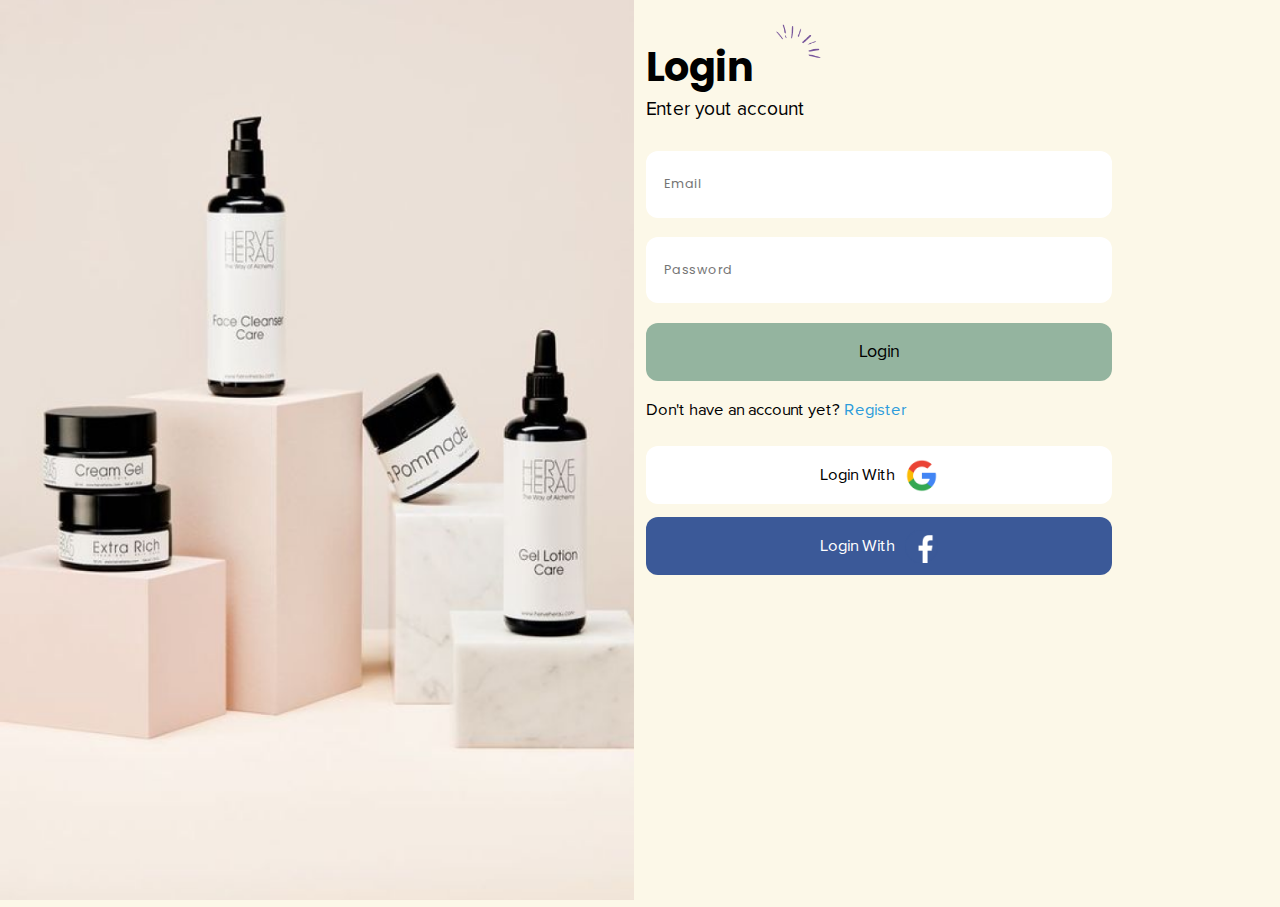
<file: login.html>
<!DOCTYPE html>
<html lang="en">

<head>
    <meta charset="UTF-8">
    <meta http-equiv="X-UA-Compatible" content="IE=edge">
    <meta name="viewport" content="width=device-width, initial-scale=1.0">
    <link rel="stylesheet" href="https://cdnjs.cloudflare.com/ajax/libs/font-awesome/4.7.0/css/font-awesome.min.css">
    <!-- <link href="https://cdn.jsdelivr.net/npm/bootstrap@5.2.1/dist/css/bootstrap.min.css" rel="stylesheet" integrity="sha384-iYQeCzEYFbKjA/T2uDLTpkwGzCiq6soy8tYaI1GyVh/UjpbCx/TYkiZhlZB6+fzT" crossorigin="anonymous"> -->
    <link
        href="https://fonts.googleapis.com/css2?family=Montserrat:ital,wght@0,100;0,200;0,300;0,400;0,500;0,600;0,700;0,800;0,900;1,100;1,200;1,300;1,400;1,500;1,600;1,700;1,800;1,900&family=Poppins:ital,wght@0,100;0,200;0,300;0,400;0,500;0,600;0,700;0,800;0,900;1,100;1,200;1,300;1,400;1,500;1,600;1,700;1,800;1,900&display=swap"
        rel="stylesheet">
    <link rel="stylesheet" href="assets/css/style.css">


    <title>Skin - Care</title>
</head>

<body>
    <section>
        <div class="login-area">
            <div class="box-login">
                <div class="img-login">
                    <img src="assets/img/login-out-img.png" alt="">
                </div>
                <div>
                    <div class="form-login">
                        <div class="title-login">
                            <h3>Login <img src="assets/img/Highlight Effect Line 3.png" alt=""></h3>
                            <p>Enter yout account</p>
                        </div>
                        <div class="form-area">
                            <input type="email" placeholder="Email">
                            <input type="password" placeholder="Password">
                            <button>Login</button>
                            <p>Don't have an account yet? <a href="">Register</a></p>
                        </div>
                        <div class="another-login">
                            <button>Login With <img src="assets/img/google-login.png" alt=""></button>
                            <button>Login With <img src="assets/img/fb-login.png" alt=""></button>
                        </div>
                    </div>
                </div>
            </div>
        </div>
    </section>

    <!-- custom js file link -->
    <script src="assets/js/script.js"></script>

</body>

</html>
</file>
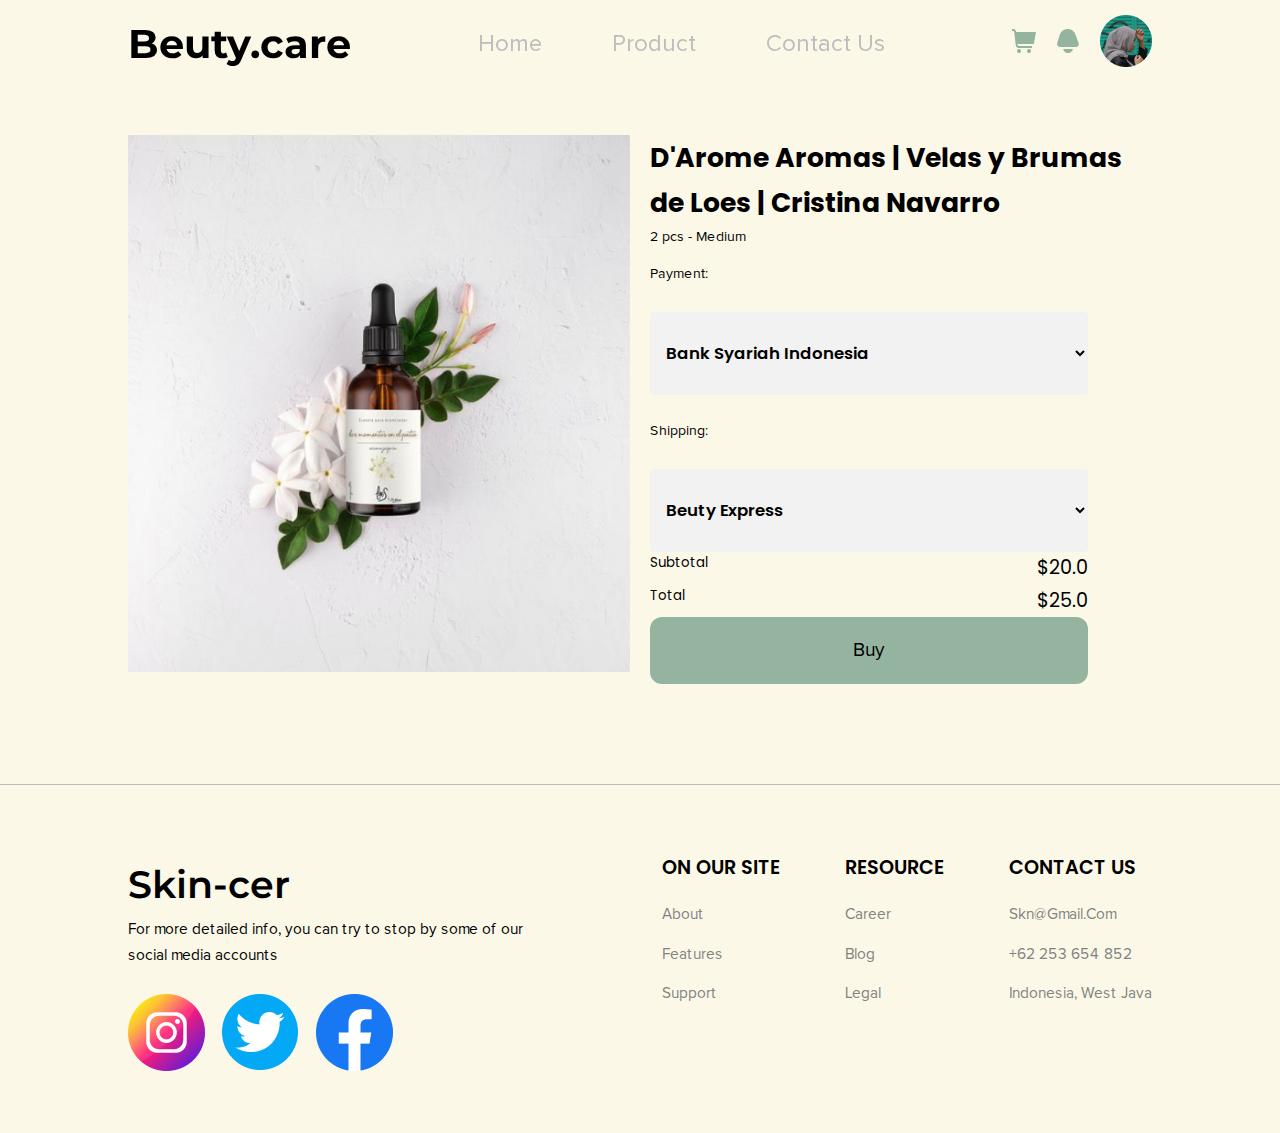
<file: payment.html>
<!DOCTYPE html>
<html lang="en">

<head>
    <meta charset="UTF-8">
    <meta http-equiv="X-UA-Compatible" content="IE=edge">
    <meta name="viewport" content="width=device-width, initial-scale=1.0">
    <link rel="stylesheet" href="https://cdnjs.cloudflare.com/ajax/libs/font-awesome/4.7.0/css/font-awesome.min.css">
    <!-- <link href="https://cdn.jsdelivr.net/npm/bootstrap@5.2.1/dist/css/bootstrap.min.css" rel="stylesheet" integrity="sha384-iYQeCzEYFbKjA/T2uDLTpkwGzCiq6soy8tYaI1GyVh/UjpbCx/TYkiZhlZB6+fzT" crossorigin="anonymous"> -->
    <link
        href="https://fonts.googleapis.com/css2?family=Montserrat:ital,wght@0,100;0,200;0,300;0,400;0,500;0,600;0,700;0,800;0,900;1,100;1,200;1,300;1,400;1,500;1,600;1,700;1,800;1,900&family=Poppins:ital,wght@0,100;0,200;0,300;0,400;0,500;0,600;0,700;0,800;0,900;1,100;1,200;1,300;1,400;1,500;1,600;1,700;1,800;1,900&display=swap"
        rel="stylesheet">
    <link rel="stylesheet" href="assets/css/style.css">


    <title>Skin - Care</title>
</head>

<body>

    <!-- Header Section Start -->

    <header>
        <div class="navbar-box">
            <div class="container">
                <div class="box-navbar">
                    <div class="logo">
                        <h3>Beuty.care</h3>
                    </div>
                    <ul class="menu">
                        <li><a href="index.html">Home</a></li>
                        <li><a href="product.html">Product</a></li>
                        <li><a href="contact.html">Contact Us</a></li>
                    </ul>
                    <div class="icon">
                        <a href="cart.html"><img class="img-cart" src="assets/img/fi-ss-shopping-cart.png" alt=""></a>
                        <a href=""><img class="img-bell" src="assets/img/fi-ss-bell.png" alt=""></a>
                        <a href=""><img class="img-prof" src="assets/img/Ellipse 180.png" alt=""></a>
                        <i class="fa fa-bars" id="menu-bar"></i>
                    </div>
                </div>
            </div>
        </div>
        <div class="payment-area">
            <div class="container">
                <div class="box-payment-area">
                    <div class="payment-image">
                        <img src="assets/img/payment-img.png" alt="">
                    </div>
                    <div class="detail-payment">
                        <h3>D'Arome Aromas | Velas y Brumas de Loes | Cristina Navarro</h3>
                        <p>2 pcs - Medium</p>
                        <div class="desc-payment">
                            <div>
                            <label for="payment">Payment:</label><br>
                            <select id="payment" name="payment">
                                <option value="volvo">Bank Syariah Indonesia</option>
                                <option value="saab">Bank BCA</option>
                                <option value="fiat">Bank BRI</option>
                                <option value="audi">Bank Mandiri</option>
                            </select><br>
                            <label for="shipping">Shipping:</label><br>
                            <select id="shipping" name="shipping">
                                <option value="volvo">Beuty Express</option>
                                <option value="saab">Wahana</option>
                                <option value="fiat">Ninja Express</option>
                                <option value="audi">JNE</option>
                            </select>
                            </div>
                            <div class="subtotal">
                                <h3>Subtotal</h3>
                                <h3>$20.0</h3>
                            </div>
                            <div class="total">
                                <h3>Total</h3>
                                <h3>$25.0</h3>
                            </div>
                            <button>Buy</button>
                        </div>
                    </div>
                </div>
            </div>
        </div>

    </header>

    <!-- Header Section End -->



    <!-- Footer Section Start -->

    <footer>
        <div class="footer">
            <div class="container">
                <div class="box-footer">
                    <div class="footer-sosmed">
                        <h3>Skin-cer</h3>
                        <p>For more detailed info, you can try to stop by some of our social media accounts</p>
                        <div class="image">
                            <a href="#"><img src="assets/img/img-ig.png" alt=""></a>
                            <a href="#"><img src="assets/img/img-twit.png" alt=""></a>
                            <a href="#"><img src="assets/img/img-fb.png" alt=""></a>
                        </div>
                    </div>
                    <div class="footer-info">
                        <div>
                            <h3>on our site</h3>
                            <ul>
                                <li><a href="">About</a></li>
                                <li><a href="">Features</a></li>
                                <li><a href="">Support</a></li>
                            </ul>
                        </div>
                        <div>
                            <h3>resource</h3>
                            <ul>
                                <li><a href="">Career</a></li>
                                <li><a href="">Blog</a></li>
                                <li><a href="">Legal</a></li>
                            </ul>
                        </div>
                        <div>
                            <h3>contact us</h3>
                            <ul>
                                <li><a href="">skn@gmail.com</a></li>
                                <li><a href="">+62 253 654 852</a></li>
                                <li><a href="">Indonesia, west java</a></li>
                            </ul>
                        </div>
                    </div>
                </div>
            </div>
        </div>
    </footer>

    <!-- Footer Section End -->

    <!-- custom js file link -->
    <script src="assets/js/script.js"></script>

</body>

</html>
</file>
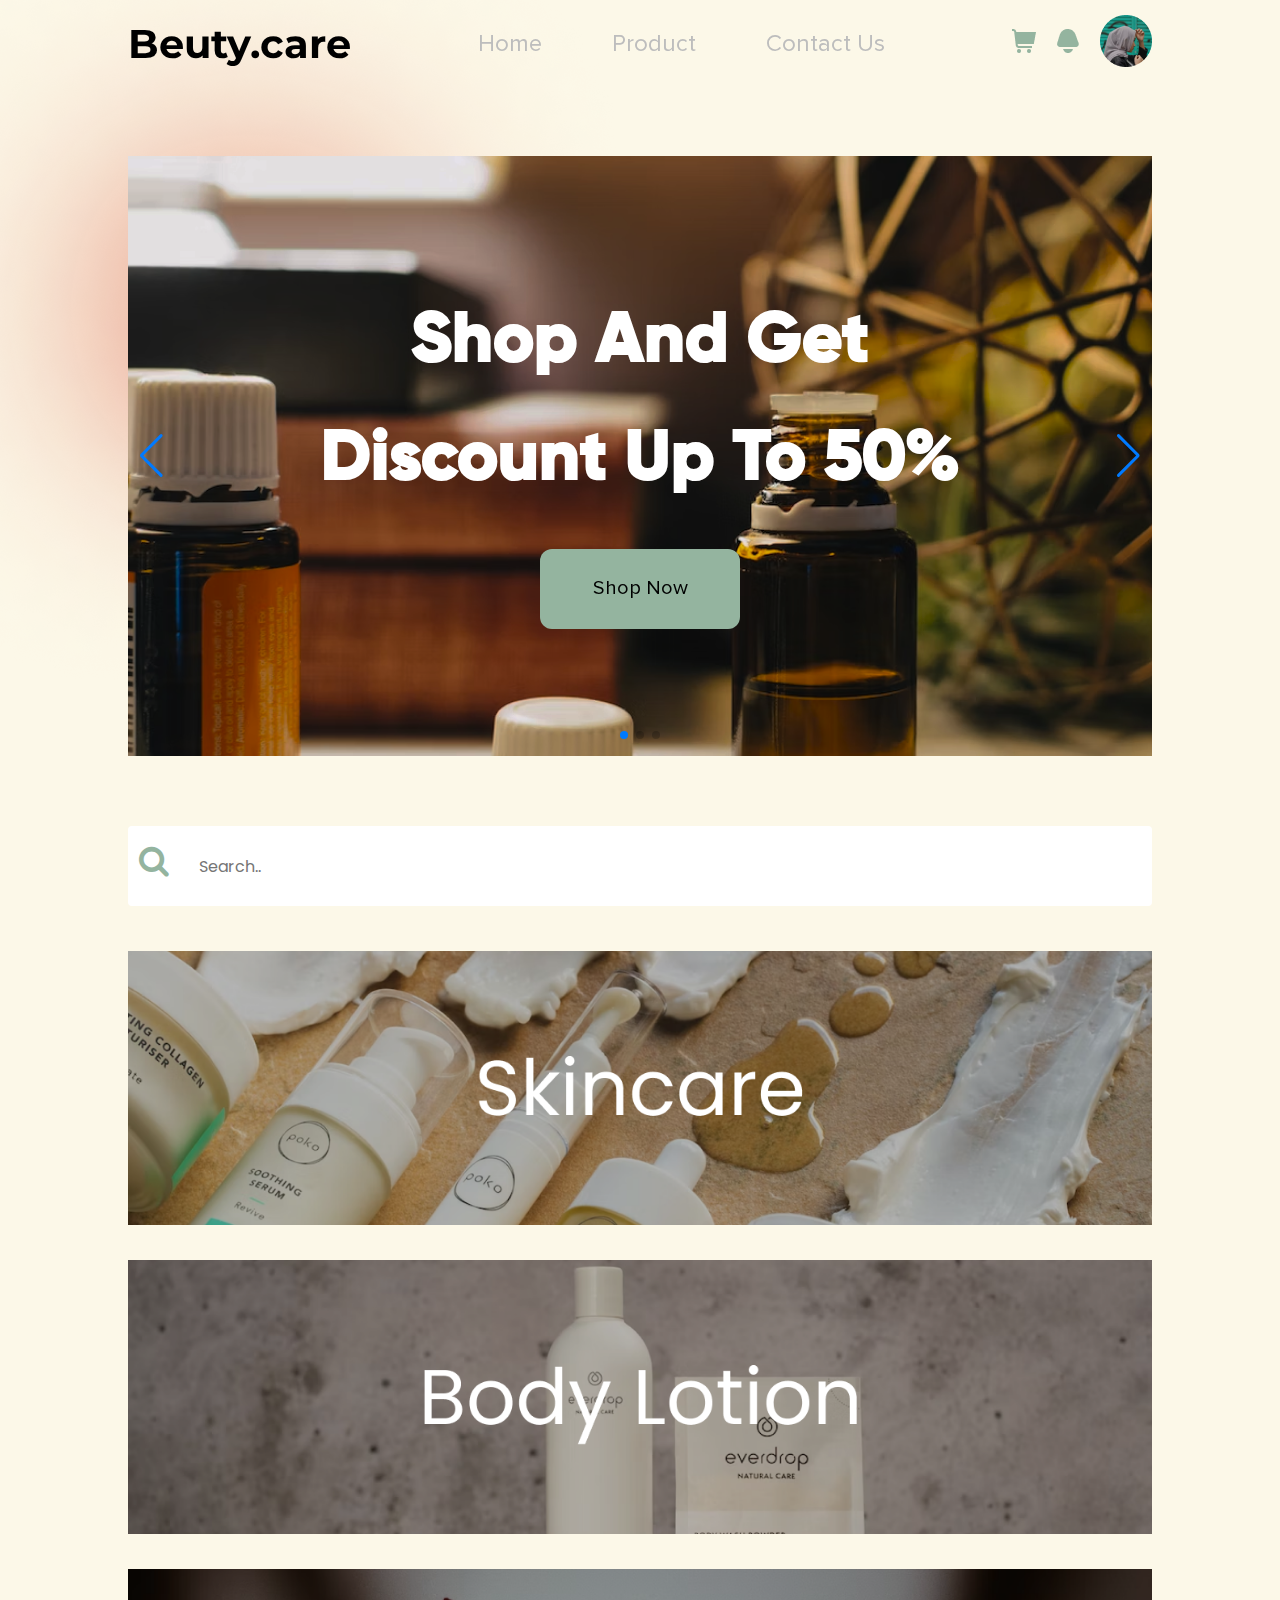
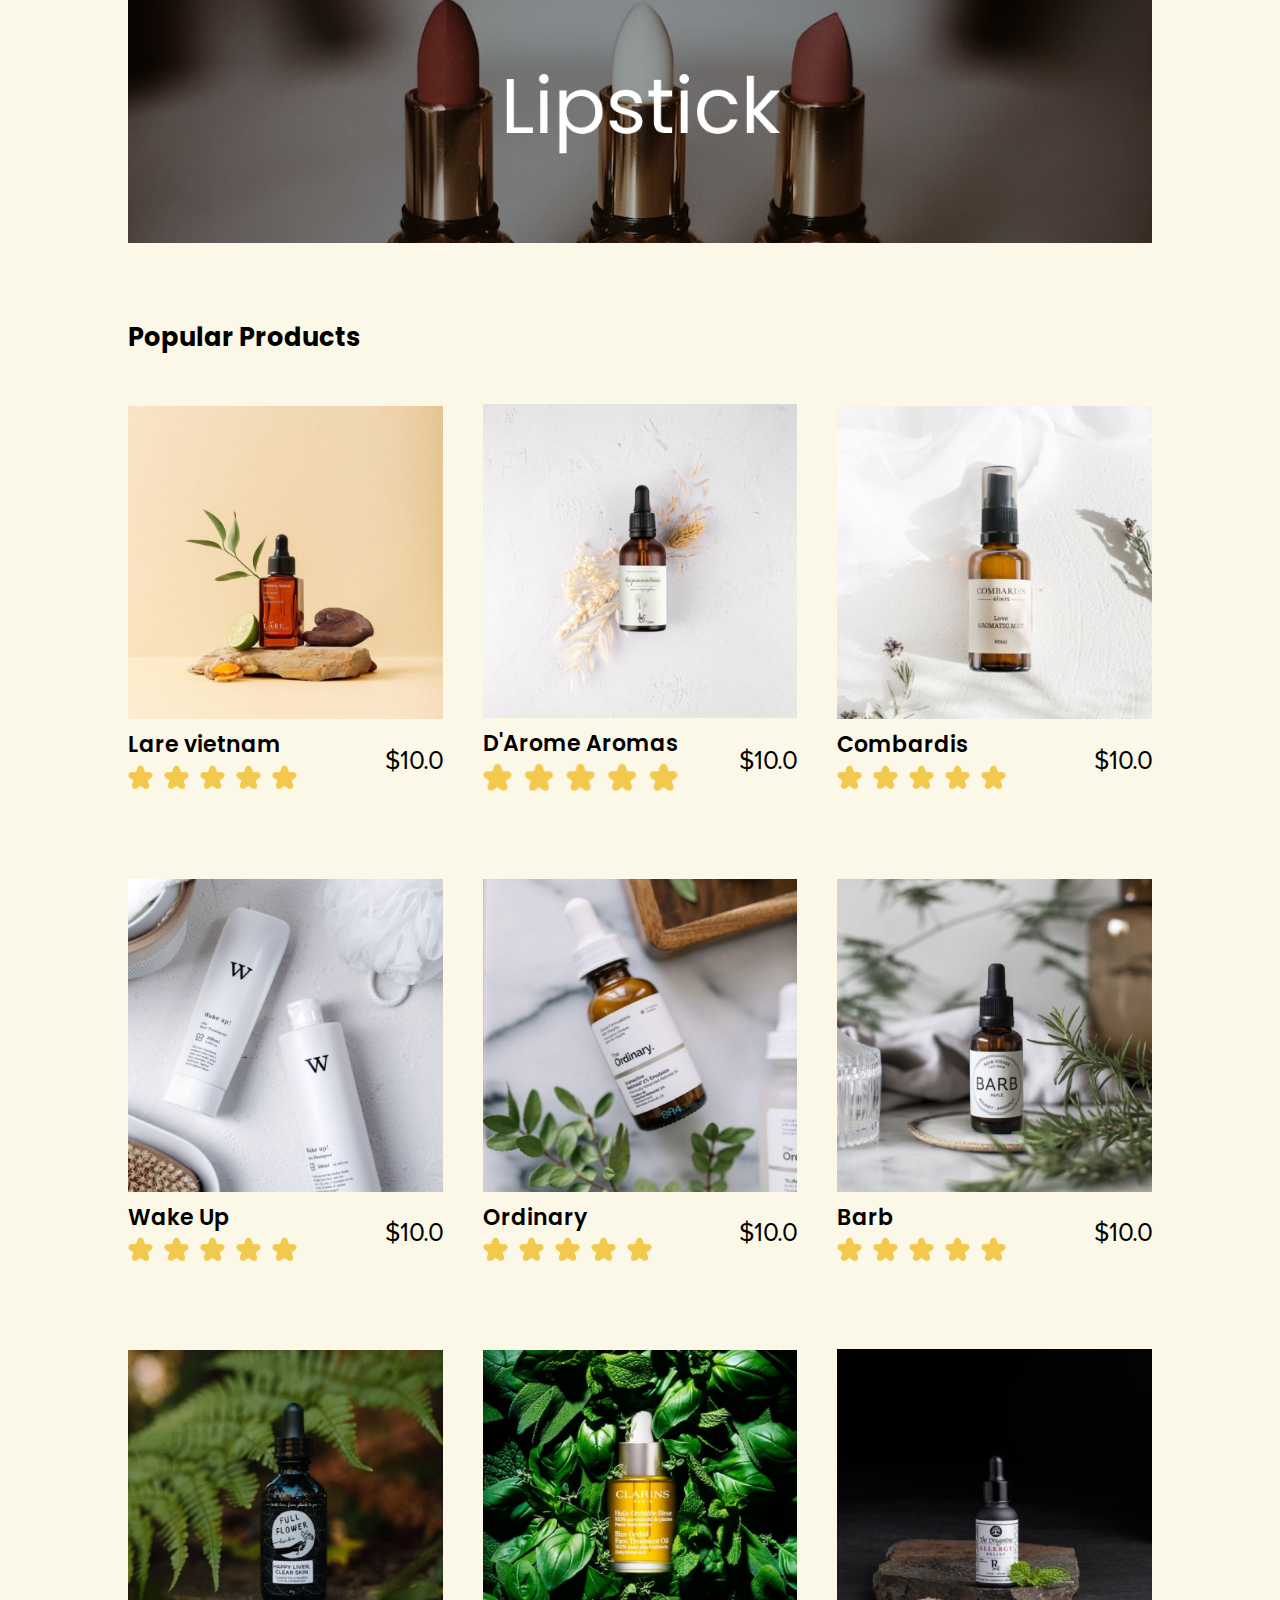
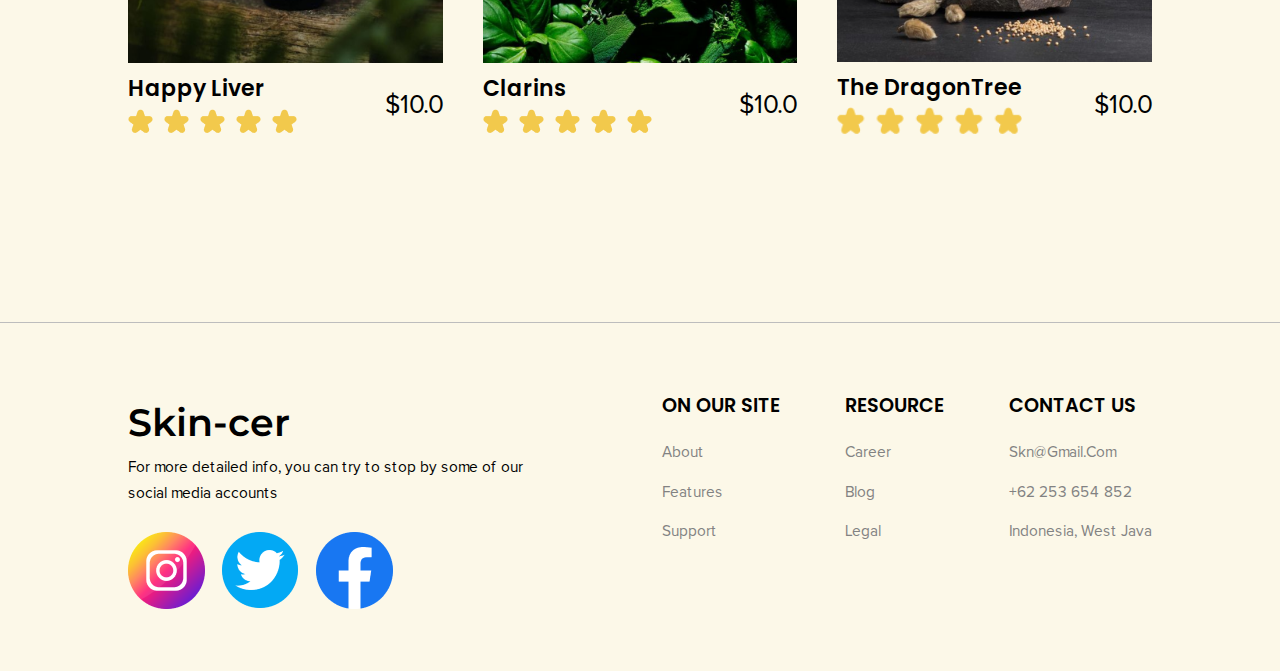
<file: product.html>
<!DOCTYPE html>
<html lang="en">

<head>
    <meta charset="UTF-8">
    <meta http-equiv="X-UA-Compatible" content="IE=edge">
    <meta name="viewport" content="width=device-width, initial-scale=1.0">
    <!-- <link href="https://cdn.jsdelivr.net/npm/bootstrap@5.2.1/dist/css/bootstrap.min.css" rel="stylesheet" integrity="sha384-iYQeCzEYFbKjA/T2uDLTpkwGzCiq6soy8tYaI1GyVh/UjpbCx/TYkiZhlZB6+fzT" crossorigin="anonymous"> -->
    <link rel="stylesheet" href="https://cdnjs.cloudflare.com/ajax/libs/font-awesome/4.7.0/css/font-awesome.min.css">
    <link
        href="https://fonts.googleapis.com/css2?family=Montserrat:ital,wght@0,100;0,200;0,300;0,400;0,500;0,600;0,700;0,800;0,900;1,100;1,200;1,300;1,400;1,500;1,600;1,700;1,800;1,900&family=Poppins:ital,wght@0,100;0,200;0,300;0,400;0,500;0,600;0,700;0,800;0,900;1,100;1,200;1,300;1,400;1,500;1,600;1,700;1,800;1,900&display=swap"
        rel="stylesheet">
    <link rel="stylesheet" href="assets/css/style.css">
    <link rel="stylesheet" href="https://cdn.jsdelivr.net/npm/swiper@8/swiper-bundle.min.css" />


    <title>Skin - Care</title>
</head>

<body>

    <!-- Header Section Start -->

    <header>
        <img class="ellips" src="assets/img/Ellipse 182.png" alt="">
        <div class="navbar-box">
            <div class="container">
                <div class="box-navbar">
                    <div class="logo">
                        <h3>Beuty.care</h3>
                    </div>
                    <ul class="menu">
                        <li><a href="index.html">Home</a></li>
                        <li><a href="product.html">Product</a></li>
                        <li><a href="contact.html">Contact Us</a></li>
                    </ul>
                    <div class="icon">
                        <a href="cart.html"><img class="img-cart" src="assets/img/fi-ss-shopping-cart.png" alt=""></a>
                        <a href=""><img class="img-bell" src="assets/img/fi-ss-bell.png" alt=""></a>
                        <a href=""><img class="img-prof" src="assets/img/Ellipse 180.png" alt=""></a>
                        <i class="fa fa-bars" id="menu-bar"></i>
                    </div>
                </div>
            </div>
        </div>
        <div class="product-area">
            <div class="">
                <div class="carrousel-product-area">
                    <div class="swiper">
                        <!-- Additional required wrapper -->
                        <div class="swiper-wrapper">
                            <!-- Slides -->
                            <div class="swiper-slide"><h3>Shop And Get Discount Up To 50%</h3> <button>Shop Now</button></div>
                            <div class="swiper-slide"><h3>Shop And Get Discount Up To 50%</h3> <button>Shop Now</button></div>
                            <div class="swiper-slide"><h3>Shop And Get Discount Up To 50%</h3> <button>Shop Now</button></div>
                        </div>
                        <!-- If we need pagination -->
                        <div class="swiper-pagination"></div>

                        <!-- If we need navigation buttons -->
                        <div class="swiper-button-prev"></div>
                        <div class="swiper-button-next"></div>
                    </div>
                </div>
            </div>
        </div>

    </header>

    <!-- Header Section End -->

    <!-- Section Product Area Start -->

    <section class="product-name">
        <div class="container">
            <div class="box-product-name">
                <div class="search-input">
                    <form action="">
                        <button type="submit"><i class="fa fa-search"></i></button><input type="text" placeholder="Search.." name="search">
                    </form>
                </div>
                <div class="list-product-name">
                    <img src="assets/img/list-name (1).png" alt="">
                    <img src="assets/img/list-name (2).png" alt="">
                    <img src="assets/img/list-name (3).png" alt="">
                </div>
            </div>
        </div>
    </section>

    <!-- Section Product Area End -->

    <!-- Section Populer Product Start -->

    <section class="product">
        <div class="container">
            <div class="box-product">
                <div class="product-title">
                    <h3>Popular Products</h3>
                </div>
                <div class="list-product">
                    <div class="detail-product">
                        <img src="assets/img/list-populer (1).png" alt="">
                        <div class="caption-product">
                            <div class="name-rate">
                                <h3>Lare vietnam</h3>
                                <img src="assets/img/Group 221.png" alt="">
                            </div>
                            <div class="price">
                                <p>$10.0</p>
                            </div>
                        </div>
                    </div>
                    <div class="detail-product">
                        <img src="assets/img/list-populer (2).png" alt="">
                        <div class="caption-product">
                            <div class="name-rate">
                                <h3>D'Arome Aromas</h3>
                                <img src="assets/img/Group 221.png" alt="">
                            </div>
                            <div class="price">
                                <p>$10.0</p>
                            </div>
                        </div>
                    </div>
                    <div class="detail-product">
                        <img src="assets/img/list-populer (3).png" alt="">
                        <div class="caption-product">
                            <div class="name-rate">
                                <h3>Combardis</h3>
                                <img src="assets/img/Group 221.png" alt="">
                            </div>
                            <div class="price">
                                <p>$10.0</p>
                            </div>
                        </div>
                    </div>
                    <div class="detail-product">
                        <img src="assets/img/list-populer (4).png" alt="">
                        <div class="caption-product">
                            <div class="name-rate">
                                <h3>Wake Up</h3>
                                <img src="assets/img/Group 221.png" alt="">
                            </div>
                            <div class="price">
                                <p>$10.0</p>
                            </div>
                        </div>
                    </div>
                    <div class="detail-product">
                        <img src="assets/img/list-populer (5).png" alt="">
                        <div class="caption-product">
                            <div class="name-rate">
                                <h3>Ordinary</h3>
                                <img src="assets/img/Group 221.png" alt="">
                            </div>
                            <div class="price">
                                <p>$10.0</p>
                            </div>
                        </div>
                    </div>
                    <div class="detail-product">
                        <img src="assets/img/list-populer (6).png" alt="">
                        <div class="caption-product">
                            <div class="name-rate">
                                <h3>Barb</h3>
                                <img src="assets/img/Group 221.png" alt="">
                            </div>
                            <div class="price">
                                <p>$10.0</p>
                            </div>
                        </div>
                    </div>
                    <div class="detail-product">
                        <img src="assets/img/list-populer (7).png" alt="">
                        <div class="caption-product">
                            <div class="name-rate">
                                <h3>Happy Liver</h3>
                                <img src="assets/img/Group 221.png" alt="">
                            </div>
                            <div class="price">
                                <p>$10.0</p>
                            </div>
                        </div>
                    </div>
                    <div class="detail-product">
                        <img src="assets/img/list-populer (8).png" alt="">
                        <div class="caption-product">
                            <div class="name-rate">
                                <h3>Clarins</h3>
                                <img src="assets/img/Group 221.png" alt="">
                            </div>
                            <div class="price">
                                <p>$10.0</p>
                            </div>
                        </div>
                    </div>
                    <div class="detail-product">
                        <img src="assets/img/list-populer (9).png" alt="">
                        <div class="caption-product">
                            <div class="name-rate">
                                <h3>The DragonTree</h3>
                                <img src="assets/img/Group 221.png" alt="">
                            </div>
                            <div class="price">
                                <p>$10.0</p>
                            </div>
                        </div>
                    </div>
                </div>
            </div>
        </div>
    </section>

    <!-- Section Populer Product End -->

    <!-- Footer Section Start -->

    <footer>
        <div class="footer">
            <div class="container">
                <div class="box-footer">
                    <div class="footer-sosmed">
                        <h3>Skin-cer</h3>
                        <p>For more detailed info, you can try to stop by some of our social media accounts</p>
                        <div class="image">
                            <a href="#"><img src="assets/img/img-ig.png" alt=""></a>
                            <a href="#"><img src="assets/img/img-twit.png" alt=""></a>
                            <a href="#"><img src="assets/img/img-fb.png" alt=""></a>
                        </div>
                    </div>
                    <div class="footer-info">
                        <div>
                            <h3>on our site</h3>
                            <ul>
                                <li><a href="">About</a></li>
                                <li><a href="">Features</a></li>
                                <li><a href="">Support</a></li>
                            </ul>
                        </div>
                        <div>
                            <h3>resource</h3>
                            <ul>
                                <li><a href="">Career</a></li>
                                <li><a href="">Blog</a></li>
                                <li><a href="">Legal</a></li>
                            </ul>
                        </div>
                        <div>
                            <h3>contact us</h3>
                            <ul>
                                <li><a href="">skn@gmail.com</a></li>
                                <li><a href="">+62 253 654 852</a></li>
                                <li><a href="">Indonesia, west java</a></li>
                            </ul>
                        </div>
                    </div>
                </div>
            </div>
        </div>
    </footer>

    <!-- Footer Section End -->

    <!-- custom js file link -->
    <script src="https://cdn.jsdelivr.net/npm/swiper@8/swiper-bundle.min.js"></script>
    <script src="assets/js/script.js"></script>
    
    <script>
        const swiper = new Swiper('.swiper', {
            autoplay : {
                delay: 3000,
                disableOnIteraction: false,
            },
            loop: true,

            pagination: {
                el: '.swiper-pagination',
                clickable: 'true'
            },

            navigation: {
                nextEl: '.swiper-button-next',
                prevEl: '.swiper-button-prev',
            },
        });
    </script>
</body>

</html>
</file>
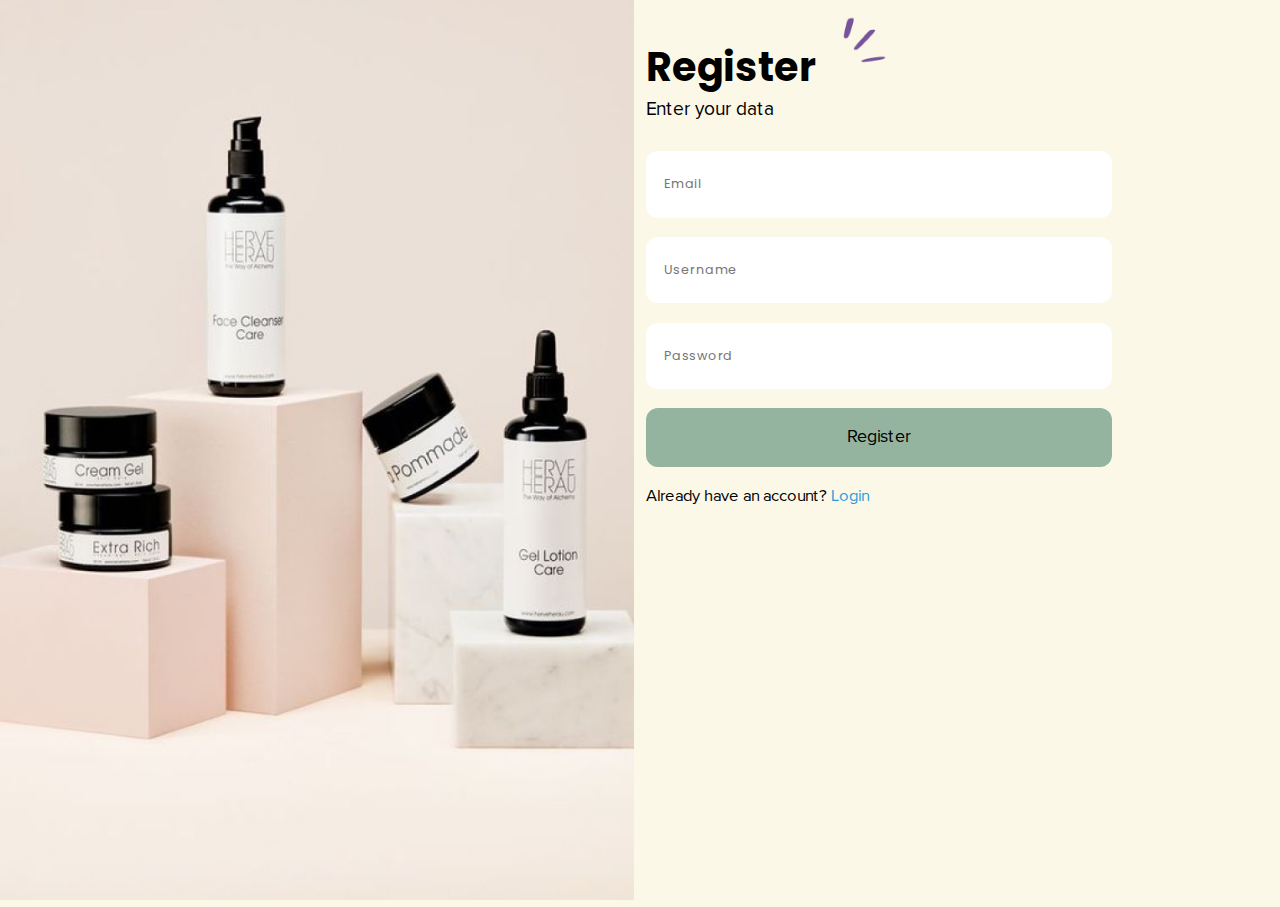
<file: register.html>
<!DOCTYPE html>
<html lang="en">

<head>
    <meta charset="UTF-8">
    <meta http-equiv="X-UA-Compatible" content="IE=edge">
    <meta name="viewport" content="width=device-width, initial-scale=1.0">
    <link rel="stylesheet" href="https://cdnjs.cloudflare.com/ajax/libs/font-awesome/4.7.0/css/font-awesome.min.css">
    <!-- <link href="https://cdn.jsdelivr.net/npm/bootstrap@5.2.1/dist/css/bootstrap.min.css" rel="stylesheet" integrity="sha384-iYQeCzEYFbKjA/T2uDLTpkwGzCiq6soy8tYaI1GyVh/UjpbCx/TYkiZhlZB6+fzT" crossorigin="anonymous"> -->
    <link
        href="https://fonts.googleapis.com/css2?family=Montserrat:ital,wght@0,100;0,200;0,300;0,400;0,500;0,600;0,700;0,800;0,900;1,100;1,200;1,300;1,400;1,500;1,600;1,700;1,800;1,900&family=Poppins:ital,wght@0,100;0,200;0,300;0,400;0,500;0,600;0,700;0,800;0,900;1,100;1,200;1,300;1,400;1,500;1,600;1,700;1,800;1,900&display=swap"
        rel="stylesheet">
    <link rel="stylesheet" href="assets/css/style.css">


    <title>Skin - Care</title>
</head>

<body>

    <section>
        <div class="register-area">
            <div class="box-register">
                <div class="img-register">
                    <img src="assets/img/login-out-img.png" alt="">
                </div>
                <div>
                    <div class="form-register">
                        <div class="title-register">
                            <h3>Register <img src="assets/img/Highlight Effect Line 1.png" alt=""></h3>
                            <p>Enter your data</p>
                        </div>
                        <div class="form-area">
                            <input type="email" placeholder="Email">
                            <input type="text" placeholder="Username">
                            <input type="password" placeholder="Password">
                            <button>Register</button>
                            <p>Already have an account? <a href="">Login</a></p>
                        </div>
                    </div>
                </div>
            </div>
        </div>
    </section>

        <!-- custom js file link -->
        <script src="assets/js/script.js"></script>

    </body>
    
    </html>
</file>
<file: assets/css/style.css>
@font-face

/*perintah untuk memanggil font eksternal*/
    {
    font-family: 'Proxima Nova';
    /*memberikan nama bebas untuk font*/
    src: url('Proxima-Nova-Font.ttf');
    /*memanggil file font eksternalnya di folder nexa*/
}

@font-face

/*perintah untuk memanggil font eksternal*/
    {
    font-family: 'Gilroy';
    /*memberikan nama bebas untuk font*/
    src: url('Gilroy-ExtraBold.ttf');
    /*memanggil file font eksternalnya di folder nexa*/
}

* {
    margin: 0;
    padding: 0;
    box-sizing: border-box;
    font-family: "Poppins", sans-serif;
    scroll-behavior: smooth;
}

@keyframes bounce {
    30% {
        -webkit-transform: translateY(10px);
        transform: translateY(10px);
    }
}

@-webkit-keyframes fade {
    from {
        opacity: .4;
    }

    to {
        opacity: 1;
    }
}

@keyframes fade {
    from {
        opacity: .4;
    }

    to {
        opacity: 1;
    }
}

body {
    background-color: #FCF8E8;
}

header .ellips {
    position: absolute;
    z-index: -1;
}

.navbar-box {
    padding: 10px 0 10px 0;
    position: fixed;
    width: 100%;
    transition: all .3s ease;
    z-index: 1;
}

.navbar-box.scrolling-active {
    background: #FCF8E8;
    z-index: 999;
}

.container {
    width: 80%;
    margin-inline: auto;
}

.navbar-box .box-navbar {
    display: flex;
    justify-content: space-between;
    align-items: center;
}

.navbar-box .box-navbar .logo h3 {
    font-family: 'Montserrat';
    font-style: normal;
    font-weight: 700;
    font-size: 40px;
    line-height: 170.5%;
    color: #000000;
}

.navbar-box .box-navbar .menu {
    display: flex;
    column-gap: 70px;
}

.navbar-box .box-navbar .menu li {
    list-style-type: none;
}

.navbar-box .box-navbar .menu li a {
    text-decoration: none;
    font-family: 'Proxima Nova';
    font-style: normal;
    font-weight: 400;
    font-size: 24px;
    line-height: 170.5%;
    color: #BDBDBD;
}

.navbar-box .box-navbar .menu li a:hover {
    color: #000000;
}

.navbar-box .box-navbar .icon {
    display: flex;
    align-items: center;
    column-gap: 20px;
}

.img-cart:hover {
    animation: bounce 1s;
    cursor: pointer;
}

.img-bell:hover {
    animation: bounce 1s;
    cursor: pointer;
}

.img-prof:hover {
    animation: bounce 1s;
    cursor: pointer;
}

#menu-bar {
    font-size: 35px;
    display: none;
}

/* CSS Home Start */

header .hero {
    width: 100%;
    min-height: 100vh;
    display: flex;
    align-items: center;
}

.hero .box-hero {
    display: grid;
    grid-template-columns: repeat(2, 1fr);
    grid-template-rows: 1fr;
    column-gap: 50px;
    align-items: center;
    margin: 23px 0 73px 0;
}

.hero .box-hero .image img {
    width: 100%;
    height: 80%;
}


.hero .box-hero .box h3 {
    font-family: 'Poppins';
    font-style: normal;
    font-weight: 600;
    font-size: 64px;
    line-height: 150.5%;
    color: #000000;
}

.hero .box-hero .box p {
    margin-top: 22px;
    font-family: 'Proxima Nova';
    font-style: normal;
    font-weight: 400;
    font-size: 32px;
    line-height: 40px;
    color: #000000;
}

.hero .box-hero .box button {
    margin-top: 38px;
    width: 217px;
    height: 80px;
    background: #94B49F;
    border-radius: 12px;
    font-family: 'Proxima Nova';
    font-style: normal;
    font-weight: 400;
    font-size: 24px;
    line-height: 124%;
    color: #000000;
    border: none;
    outline: 0;
    cursor: pointer;
}

.hero .box-hero .box button:hover {
    background: #6ba36c;
    transition: all .3s ease;
}

.service {
    background-color: #F5E8C7;
}

.service .box-service {
    display: flex;
    justify-content: space-between;
    align-items: center;
    padding: 67px 0 75px 0;
}

.service .box-service .service-caption .service-title {
    padding: 0 141px;
}

.service .box-service .service-caption .service-title h3 {
    font-family: 'Poppins';
    font-style: normal;
    font-weight: 600;
    font-size: 36px;
    line-height: 124%;
    text-align: center;
    color: #000000;
}

.service .box-service .service-caption .service-value {
    display: flex;
    justify-content: center;
    margin-top: 35px;
    column-gap: 13rem;
    text-align: center;
}

.service .box-service .service-caption .service-value div:nth-child(2) p {
    width: 200px;
}

.service .box-service .service-caption .service-value h3 {
    font-family: 'Poppins';
    font-style: normal;
    font-weight: 600;
    font-size: 119.237px;
    line-height: 124%;
    text-align: center;
    color: #000000;
}

.service .box-service .service-caption .service-value p {
    font-family: 'Proxima Nova';
    font-style: normal;
    font-weight: 400;
    font-size: 28.6855px;
    line-height: 124%;
    text-align: center;
    color: #000000;
}

.advantage .box-advantage {
    display: grid;
    grid-template-columns: repeat(2, 1fr);
    grid-template-rows: 1fr;
    column-gap: 50px;
    align-items: center;
    margin: 155px 0 180px 0;
}

.advantage .box-advantage .image img {
    width: 100%;
    height: 70%;
}

.advantage .box-advantage .box-caption h3 {
    font-family: 'Poppins';
    font-style: normal;
    font-weight: 600;
    font-size: 64px;
    line-height: 170.5%;
    color: #000000;
}

.advantage .box-advantage .box-caption p {
    font-family: 'Proxima Nova';
    font-style: normal;
    font-weight: 400;
    font-size: 24px;
    line-height: 174%;
    color: #000000;
}

.advantage .box-advantage .box-caption button {
    margin-top: 35px;
    width: 217px;
    height: 80px;
    left: 663px;
    top: 2184px;
    background: #94B49F;
    border-radius: 12px;
    font-family: 'Proxima Nova';
    font-style: normal;
    font-weight: 400;
    font-size: 24px;
    line-height: 124%;
    color: #000000;
    border: none;
    outline: 0;
    cursor: pointer;
}

.advantage .box-advantage .box-caption button:hover {
    background: #6ba36c;
    transition: all .3s ease;
}

.product .box-product .box-title {
    display: flex;
    justify-content: space-between;
    align-items: center;
}

.product .box-product .box-title h3 {
    font-family: 'Poppins';
    font-style: normal;
    font-weight: 600;
    font-size: 83.9035px;
    line-height: 174%;
    color: #000000;
}

.product .box-product .box-title a {
    text-decoration: none;
    font-family: 'Proxima Nova';
    font-style: normal;
    font-weight: 400;
    font-size: 32px;
    line-height: 174%;
    color: #000000;
}

.product .box-product .list-product {
    display: grid;
    grid-template-columns: repeat(3, 1fr);
    grid-template-rows: 1fr;
    column-gap: 40px;
    align-items: center;
    margin: 45px 0 180px 0;
    row-gap: 80px;
}

.product .box-product .list-product .detail-product {
    width: 100%;
}

.product .box-product .list-product .detail-product img {
    width: 100%;
}

.product .box-product .list-product .detail-product .caption-product {
    display: flex;
    justify-content: space-between;
    align-items: center;
}

.product .box-product .list-product .detail-product .caption-product .name-rate h3 {
    font-family: 'Poppins';
    font-style: normal;
    font-weight: 600;
    font-size: 22px;
    line-height: 174%;
    color: #000000;
}

.product .box-product .list-product .detail-product .caption-product .price p {
    font-family: 'Proxima Nova';
    font-style: normal;
    font-weight: 400;
    font-size: 26px;
    line-height: 174%;
    color: #000000;
}

.testimonial .box-testimonial .box-title {
    display: flex;
    justify-content: space-between;
    align-items: center;
}

.testimonial .box-testimonial .box-title h3 {
    font-family: 'Poppins';
    font-style: normal;
    font-weight: 600;
    font-size: 83.9035px;
    line-height: 174%;
    color: #000000;
}

.testimonial .box-testimonial .box-title .btn-slide{
    display: flex;
    column-gap: 1vw;
}

.prev,
.next {
    cursor: pointer;
    color: #94B49F;
    width: 3.64vw;
}

.fade {
    -webkit-animation-name: fade;
    -webkit-animation-duration: 1.5s;
    animation-name: fade;
    animation-duration: 1.5s;
}

.testimonial .box-testimonial .box-list-test .testimonial-slide {
    margin-top: 68px;
}

.testimonial .box-testimonial .box-list-test .testimonial-slide h3 {
    font-family: 'Proxima Nova';
    font-style: normal;
    font-weight: 400;
    font-size: 52.7515px;
    line-height: 69px;
    text-align: center;
    color: #000000;
}

.testimonial .box-testimonial .box-list-test .testimonial-slide .prof-test img {
    width: 108px;
    height: 108px;
}

.testimonial .box-testimonial .box-list-test .testimonial-slide .prof-test {
    display: flex;
    align-items: center;
    justify-content: center;
    column-gap: 25px;
    margin-top: 37px;
}

.testimonial .box-testimonial .box-list-test .testimonial-slide .prof-test div p {
    font-family: 'Poppins';
    font-style: normal;
    font-weight: 600;
    font-size: 32px;
    line-height: 131%;
    color: #000000;
}

.testimonial .box-testimonial .box-list-test .testimonial-slide .prof-test div span {
    font-family: 'Proxima Nova';
    font-style: normal;
    font-weight: 400;
    font-size: 24px;
    line-height: 131%;
    color: #828282;
}

.subscribe .box-subscribe {
    margin-top: 190px;
    margin-bottom: 190px;
}

.subscribe .box-subscribe .subscribe-title {
    display: flex;
    justify-content: space-between;
    align-items: center;
}

.subscribe .box-subscribe .subscribe-title h3 {
    width: 40vw;
    font-family: 'Poppins';
    font-style: normal;
    font-weight: 600;
    font-size: 3vw;
    line-height: 174%;
    color: #000000;
}

.subscribe .box-subscribe .subscribe-title .form input {
    width: 20vw;
    height: 90px;
    background: #F2F2F2;
    box-shadow: 50px 30px 150px rgba(46, 4, 4, 0.15);
    border-radius: 10px 0px 0px 10px;
    border: none;
    outline: 0;
    cursor: pointer;
    font-family: 'Proxima Nova';
    font-style: normal;
    font-weight: 400;
    font-size: 1.5vw;
    padding-left: 15px;
    line-height: 174%;
    color: #BDBDBD;
}

.subscribe .box-subscribe .subscribe-title .form button {
    width: 13vw;
    height: 90px;
    background: #94B49F;
    border-radius: 0px 10px 10px 0px;
    border: none;
    outline: 0;
    cursor: pointer;
    font-family: 'Proxima Nova';
    font-style: normal;
    font-weight: 400;
    font-size: 1.6vw;
    line-height: 174%;
    color: #000000;
}

/* CSS Home End */

/* CSS Product Start */

.product-area .carrousel-product-area {
    padding-top: 156px;
}

.swiper {
    width: 80%;
}

.swiper-slide {
    padding: 0 16px;
    width: 100%;
    min-height: 600px;
    background-image: url(../img/slider-prod.png);
    display: grid;
    justify-items: center;
    text-align: center;
    align-content: center;

}

.swiper-slide h3 {
    font-family: 'Gilroy';
    font-style: normal;
    font-weight: 800;
    font-size: 5.5vw;
    line-height: 118px;
    text-transform: capitalize;
    color: #FFFFFF;
    padding: 0 155px;
}

.swiper-slide button {
    margin-top: 30px;
    width: 200px;
    height: 80px;
    background: #94B49F;
    border-radius: 12px;
    outline: 0;
    border: none;
    font-family: 'Proxima Nova';
    font-style: normal;
    font-weight: 400;
    font-size: 1.6vw;
    line-height: 124%;
    color: #000000;
}

.swiper-slide button:hover {
    color: white;
    background: #6ba36c;
}

.product-name .box-product-name {
    margin-top: 70px;
}

.product-name .box-product-name .search-input form button {
    width: 5%;
    height: 80px;
    background: #ffffff;
    border-radius: 4px 0 0 4px;
    border: none;
    outline: 0;
    padding-bottom: 10px;
}

.product-name .box-product-name .search-input form button .fa-search {
    font-size: 32px;
    color: #94B49F;
}

.product-name .box-product-name .search-input form input {
    width: 95%;
    height: 80px;
    background: #ffffff;
    border-radius: 0 4px 4px 0;
    border: none;
    outline: 0;
    font-family: 'Poppins';
    font-style: normal;
    font-weight: 400;
    font-size: 16px;
    line-height: 170.5%;
    padding-left: 20px;
    color: #BDBDBD;
}

.product-name .box-product-name .list-product-name {
    margin-top: 45px;
    display: grid;
    row-gap: 35px;
}

.product-name .box-product-name .list-product-name img {
    width: 100%;
}

.product .box-product {
    margin-top: 72px;
}

.product .box-product .product-title h3 {
    font-family: 'Poppins';
    font-style: normal;
    font-weight: 700;
    font-size: 2vw;
    line-height: 174%;
    color: #000000;
}

/* CSS Product End */

/* CSS Detail Start */

.detail-area .box-detail-area {
    padding-top: 135px;
    display: grid;
    grid-template-columns: 3fr 2fr;
    grid-template-rows: 1fr;
    column-gap: 20px;
}

.detail-area .box-detail-area .main-detail-image img {
    width: 100%;
    height: 39vw;
}

.detail-area .box-detail-area .all-detail-image {
    display: grid;
    row-gap: 1.5vw;
}

.detail-area .box-detail-area .all-detail-image img {
    width: 100%;
    height: 18.5vw;
}

.detail-product-area .box-detail-product-area {
    margin-top: 28px;
    display: grid;
    grid-template-columns: 3fr 2fr;
    justify-items: space-between;
}

.detail-product-area .box-detail-product-area .title-detail-product h3 {
    font-family: 'Poppins';
    font-style: normal;
    font-weight: 700;
    font-size: 2.7vw;
    line-height: 170.5%;
    color: #000000;
}

.detail-product-area .box-detail-product-area .title-detail-product img {
    width: 11.5vw;
}

.detail-product-area .box-detail-product-area .description-detail-product {
    margin-top: 5vw;
}

.detail-product-area .box-detail-product-area .description-detail-product h3 {
    font-family: 'Poppins';
    font-style: normal;
    font-weight: 700;
    font-size: 1.6vw;
    line-height: 170.5%;
    color: #000000;
}

.detail-product-area .box-detail-product-area .description-detail-product p {
    margin-top: 1.5vw;
    font-family: 'Proxima Nova';
    font-style: normal;
    font-weight: 400;
    font-size: 1.25vw;
    line-height: 170.5%;
    color: #000000;
}

.select-variant {
    width: 27.7vw;
    height: 518px;
    background: #94B49F;
    border: 1px solid #FCF8E8;
    border-radius: 8px;
    padding: 2vw 2vw;
    justify-self: end;
}

.select-variant h3 {
    font-family: 'Poppins';
    font-style: normal;
    font-weight: 700;
    font-size: 1.1vw;
    line-height: 27px;
    color: #000000;
}

.select-variant .size {
    display: flex;
    justify-content: space-between;
    margin-top: 0.8vw;
}

.select-variant .size button {
    background: #F2F2F2;
    border-radius: 4px;
    padding: 3px 1.8vw;
    font-family: 'Poppins';
    font-style: normal;
    font-weight: 400;
    font-size: 1.1vw;
    line-height: 27px;
    color: #000000;
    outline: 0;
    border: none;
}

.select-variant .size button:hover {
    background: rgba(252, 248, 232, 0.5);
}

.select-variant .discount-desc {
    display: flex;
    align-items: center;
    padding: 1.2vw 0.65vw;
    background: #FCF8E8;
    border-radius: 8px;
    column-gap: 1.1vw;
    margin-top: 1.7vw;
}

.select-variant .discount-desc img {
    width: 2.47vw;
}

.select-variant .discount-desc h3 {
    font-family: 'Poppins';
    font-style: normal;
    font-weight: 400;
    font-size: 1.04vw;
    line-height: 1.5vw;
    color: #000000;
}

.select-variant .total-buying {
    margin-top: 1.7vw;
    display: flex;
    align-items: center;
    justify-content: space-between;
}

.select-variant .total-buying .count {
    display: flex;
    column-gap: 3.25vw;
}

.select-variant .total-buying .count button {
    outline: 0;
    border: none;
    background: none;
    cursor: pointer;
}

.select-variant .total-buying .count button img {
    width: 2.7vw;
}

.select-variant .total-buying .count button img:hover {
    animation: bounce 1s;
}

.select-variant .total-buying h3 {
    font-family: 'Poppins';
    font-style: normal;
    font-weight: 400;
    font-size: 2.08vw;
    line-height: 3.1vw;
    color: #FCF8E8;
}

.select-variant h3:nth-child(5) {
    margin-top: 0.2vw;
    font-family: 'Poppins';
    font-style: normal;
    font-weight: 400;
    font-size: 0.7vw;
    line-height: 15px;
    color: #000000;
}

.select-variant .btn-select {
    margin-top: 1.7vh;
    display: grid;
    row-gap: 0.7vw;
}

.select-variant .btn-select button {
    width: 100%;
    height: 4.4vw;
    font-family: 'Poppins';
    font-style: normal;
    font-weight: 400;
    font-size: 1.5vw;
    line-height: 20px;
    color: #000000;
}

.select-variant .btn-select button:nth-child(1) {
    outline: 0;
    border: none;
    background: #FCF8E8;
    border-radius: 4px;
}

.select-variant .btn-select button:nth-child(1):hover {
    background: rgba(252, 248, 232, 0.5);
}

.select-variant .btn-select button:nth-child(2) {
    outline: 0;
    background: rgba(252, 248, 232, 0.5);
    border: 3px solid #FCF8E8;
    border-radius: 4px;
}

.select-variant .btn-select button:nth-child(2):hover {
    background: #FCF8E8;
    border: 5px solid #a8a8a8;
}

.testimonial-detail .box-testimonial-detail {
    margin-top: 70px;
    width: 40.4vw;
}

.testimonial-detail .box-testimonial-detail .title-testimonial-detail h3 {
    font-family: 'Poppins';
    font-style: normal;
    font-weight: 700;
    font-size: 1.56vw;
    line-height: 170.5%;
    color: #000000;
}

.testimonial-detail .box-testimonial-detail .list-testimonial-detail {
    margin-top: 20px;
}

.testimonial-detail .box-testimonial-detail .list-testimonial-detail .list-prof-testimonial {
    display: flex;
    column-gap: 20px;
    margin-top: 30px;
}

.testimonial-detail .box-testimonial-detail .list-testimonial-detail .list-prof-testimonial img {
    width: 4.94vw;
    height: 4.94vw;
}

.testimonial-detail .box-testimonial-detail .list-testimonial-detail .list-prof-testimonial .name h3 {
    font-family: 'Poppins';
    font-style: normal;
    font-weight: 700;
    font-size: 1.1vw;
    line-height: 170.5%;
    text-transform: capitalize;
    color: #000000;
}

.testimonial-detail .box-testimonial-detail .list-testimonial-detail .list-prof-testimonial .name img {
    width: 6.9vw;
    height: 1.1vw;
}

.testimonial-detail .box-testimonial-detail .list-testimonial-detail .list-prof-testimonial .name p {
    font-family: 'Proxima Nova';
    font-style: normal;
    font-weight: 400;
    font-size: 1.17vw;
    line-height: 170.5%;
    color: #000000;
}

/* CSS Detail End */

/* CSS Payment Start */

.payment-area .box-payment-area {
    padding-top: 135px;
    padding-bottom: 100px;
    display: grid;
    grid-template-columns: 2fr 2fr;
    column-gap: 20px;
}

.payment-area .box-payment-area .payment-image img {
    width: 100%;
}

.payment-area .box-payment-area .detail-payment h3 {
    font-family: 'Poppins';
    font-style: normal;
    font-weight: 700;
    font-size: 2.08vw;
    line-height: 170.5%;
    color: #000000;
}

.payment-area .box-payment-area .detail-payment p {
    font-family: 'Proxima Nova';
    font-style: normal;
    font-weight: 400;
    font-size: 1.1vw;
    line-height: 170.5%;
    color: #000000;
}

.payment-area .box-payment-area .detail-payment .desc-payment {
    width: 34.2vw;
    margin-top: 1.04vw;

}

.payment-area .box-payment-area .detail-payment .desc-payment div:nth-child(1) {
    display: grid;
    row-gap: -5px;
}

.payment-area .box-payment-area .detail-payment .desc-payment label {
    font-family: 'Proxima Nova';
    font-style: normal;
    font-weight: 400;
    font-size: 1.1vw;
    line-height: 170.5%;
    color: #000000;
}

.payment-area .box-payment-area .detail-payment .desc-payment select {
    padding: 2.1vw 0.9vw;
    gap: 10px;
    width: 34.2vw;
    height: 6.5vw;
    background: #F2F2F2;
    border-radius: 4px;
    font-family: 'Poppins';
    font-style: normal;
    font-weight: 600;
    font-size: 1.3vw;
    line-height: 170.5%;
    color: #000000;
    outline: 0;
    border: none;
}

.payment-area .box-payment-area .detail-payment .desc-payment .subtotal {
    display: flex;
    justify-content: space-between;
}

.payment-area .box-payment-area .detail-payment .desc-payment .total {
    display: flex;
    justify-content: space-between;
}

.payment-area .box-payment-area .detail-payment .desc-payment .subtotal h3:nth-child(1),
.payment-area .box-payment-area .detail-payment .desc-payment .total h3:nth-child(1) {
    font-family: 'Poppins';
    font-style: normal;
    font-weight: 400;
    font-size: 1.04vw;
    line-height: 170.5%;
    color: #000000;
}

.payment-area .box-payment-area .detail-payment .desc-payment .subtotal h3:nth-child(2),
.payment-area .box-payment-area .detail-payment .desc-payment .total h3:nth-child(2) {
    font-family: 'Poppins';
    font-style: normal;
    font-weight: 400;
    font-size: 1.5vw;
    line-height: 170.5%;
    color: #000000;
}

.payment-area .box-payment-area .detail-payment .desc-payment button {
    justify-content: center;
    align-items: center;
    padding: 1.62vw 2.86vw;
    gap: 10px;
    width: 34.2vw;
    height: 5.2vw;
    background: #94B49F;
    border-radius: 12px;
    outline: 0;
    border: none;
    font-family: 'Proxima Nova';
    font-style: normal;
    font-weight: 400;
    font-size: 1.5vw;
    line-height: 124%;
    color: #000000;
}

.payment-area .box-payment-area .detail-payment .desc-payment button:hover {
    background: #b4b4b4;
}

/* CSS Payment End */

/* CSS Cart Start */

.cart-area .box-cart-area {
    padding-top: 140px;
    padding-bottom: 100px;
    display: grid;
    grid-template-columns: 4fr 2fr;
    grid-template-rows: 1fr;
}

.cart-area .box-cart-area .lists-cart {
    display: grid;
    row-gap: 2.5vw;
}

.cart-area .box-cart-area .list-cart {
    display: flex;
    column-gap: 5px;
    border-bottom: 1px solid rgba(189, 189, 189, 1);
}

.cart-area .box-cart-area .list-cart .cart {
    display: flex;
    column-gap: 2.73vw;
}

.cart-area .box-cart-area .list-cart input {
    align-self: start;
    width: 1.69vw;
    height: 1.7vw;
}

.cart-area .box-cart-area .list-cart .cart-img {
    width: 14.1vw;
}

.cart-area .box-cart-area .list-cart .name-product h3 {
    font-family: 'Poppins';
    font-style: normal;
    font-weight: 700;
    font-size: 2.08vw;
    line-height: 170.5%;
    color: #000000;
}

.cart-area .box-cart-area .list-cart .cart .name-product p,
.cart-area .box-cart-area .list-cart .cart .name-product p span {
    font-family: 'Proxima Nova';
    font-style: normal;
    font-weight: 400;
    font-size: 1.17vw;
    line-height: 170.5%;
    color: #000000;
}

.cart-area .box-cart-area .list-cart .cart .detail-cart {
    display: grid;
    align-content: space-between;
}

.cart-area .box-cart-area .list-cart .cart .max-product div {
    display: flex;
    justify-content: space-between;
}

.cart-area .box-cart-area .list-cart .cart .detail-cart .max-product .btn-plus-minus img {
    outline: 0;
    border: none;
    background: none;
    width: 2.73vw;
    height: 2.7vw;
    cursor: pointer;
}

.cart-area .box-cart-area .list-cart .cart .max-product h3 {
    font-family: 'Poppins';
    font-style: normal;
    font-weight: 400;
    font-size: 2.08vw;
    line-height: 2.92vw;
    color: #76549A;
}

.cart-area .box-cart-area .list-cart .cart .max-product div:nth-child(1) {
    column-gap: 1.95vw;
    display: flex;
    align-items: start;
}

.cart-area .box-cart-area .list-cart .cart .max-product p {
    font-family: 'Poppins';
    font-style: normal;
    font-weight: 400;
    font-size: 0.97vw;
    line-height: 15px;
    margin-top: 0.5vw;
    color: #000000;
}

.cart-area .box-cart-area .list-cart button {
    outline: 0;
    border: none;
    background: none;
    Width: 2.23vw;
    Height: 2.23vw;
    cursor: pointer;
}

.cart-area .box-cart-area .list-cart button:hover {
    animation: bounce 1s;
}

.cart-area .box-cart-area .list-cart .cart .trash-img {
    Width: 2.23vw;
    Height: 2.1vw;
}

.cart-area .box-cart-area .total-cart {
    box-sizing: border-box;
    padding: 2.08vw;
    gap: 10px;
    width: 27.79vw;
    height: 50.78vh;
    background: #94B49F;
    border: 1px solid #FCF8E8;
    border-radius: 8px;
}

.cart-area .box-cart-area .total-cart h3 {
    font-family: 'Poppins';
    font-style: normal;
    font-weight: 700;
    font-size: 1.17vw;
    line-height: 27px;
    color: #000000;
}

.cart-area .box-cart-area .total-cart p {
    margin-top: 0.65vw;
    font-family: 'Poppins';
    font-style: normal;
    font-weight: 400;
    font-size: 2.08vw;
    line-height: 48px;
    color: #000000;
}

.cart-area .box-cart-area .total-cart .discount-desc {
    display: flex;
    align-items: center;
    padding: 1.2vw 0.65vw;
    background: #FCF8E8;
    border-radius: 8px;
    column-gap: 1.1vw;
    margin-top: 1.7vw;
}

.cart-area .box-cart-area .total-cart .discount-desc img {
    width: 2.47vw;
}

.cart-area .box-cart-area .total-cart .discount-desc h3 {
    font-family: 'Poppins';
    font-style: normal;
    font-weight: 400;
    font-size: 1.04vw;
    line-height: 1.5vw;
    color: #000000;
}

.cart-area .box-cart-area .total-cart .btn-select button {
    margin-top: 1.7vw;
    width: 100%;
    height: 4.4vw;
    font-family: 'Poppins';
    font-style: normal;
    font-weight: 400;
    font-size: 1.5vw;
    line-height: 20px;
    color: #000000;
}

.cart-area .box-cart-area .total-cart .btn-select button:nth-child(1) {
    outline: 0;
    border: none;
    background: #FCF8E8;
    border-radius: 4px;
}

.cart-area .box-cart-area .total-cart .btn-select button:nth-child(1):hover {
    background: rgba(252, 248, 232, 0.5);
}

/* CSS Cart End */

/* CSS Contact Start */

.contact-area .box-contact-area {
    padding-top: 140px;
    padding-bottom: 100px;
    display: grid;
    grid-template-columns: 1fr 2fr 1fr;
    column-gap: 80px;
}

.contact-area .box-contact-area .substract-1 {
    display: grid;
    grid-template-columns: 1fr;
    align-content: space-between;
}

.contact-area .box-contact-area .substract-1 img:nth-child(1) {
    width: 11.80vw;
}

.contact-area .box-contact-area .substract-1 img:nth-child(2) {
    padding-bottom: 100px;
    justify-self: end;
    width: 3.2vw;
}

.contact-area .box-contact-area .contact-form h3 {
    font-family: 'Poppins';
    font-style: normal;
    font-weight: 600;
    font-size: 2.60vw;
    line-height: 174%;
    text-align: center;
    color: #000000;
}

.contact-area .box-contact-area .contact-form .form-area {
    display: grid;
}

.contact-area .box-contact-area .contact-form .form-area label {
    font-family: 'Poppins';
    font-style: normal;
    font-weight: 700;
    font-size: 1.12vw;
    line-height: 27px;
    display: flex;
    align-items: center;
    letter-spacing: 0.718161px;
    color: #000000;
}

.contact-area .box-contact-area .contact-form .form-area input {
    width: 44.05vw;
    height: 5.88vw;
    background: #FFFFFF;
    border-radius: 12px;
    padding: 1.69vw 1.6vw;
    outline: 0;
    border: none;
    font-family: 'Poppins';
    font-style: normal;
    font-weight: 400;
    font-size: 0.99vw;
    line-height: 27px;
    display: flex;
    align-items: center;
    letter-spacing: 0.718161px;
    color: #A0A3BD;
}

.contact-area .box-contact-area .contact-form .form-area textarea {
    width: 44.05vw;
    height: 18.9vw;
    background: #FFFFFF;
    border-radius: 0.99vw;
    padding: 1.23vw 1.6vw;
    outline: 0;
    border: none;
    font-family: 'Poppins';
    font-style: normal;
    font-weight: 400;
    font-size: 0.99vw;
    line-height: 27px;
    display: flex;
    align-items: center;
    letter-spacing: 0.718161px;
    color: #A0A3BD;
}

.contact-area .box-contact-area .contact-form .form-area button {
    margin-top: 2.3vw;
    display: flex;
    flex-direction: row;
    justify-content: center;
    align-items: center;
    padding: 1.62vw 2.86vw;
    gap: 10px;
    background: #94B49F;
    border-radius: 12px;
    outline: 0;
    border: none;
    font-family: 'Proxima Nova';
    font-style: normal;
    font-weight: 400;
    font-size: 1.56vw;
    line-height: 124%;
    color: #000000;
}

.contact-area .box-contact-area .contact-form .form-area button:hover {
    background: #b4b4b4;
    color: #FFFFFF;
}

.contact-area .box-contact-area .substract-2 {
    justify-self: end;
}

.contact-area .box-contact-area .substract-2 img {
    width: 5.2vw;
}

/* CSS Contact End */

/* CSS login Start */

.login-area {
    height: fit-content;
}

.login-area .box-login {
    display: grid;
    grid-template-columns: 2fr 2fr;
    column-gap: 1vw;
}

.login-area .box-login .img-login img {
    height: 100vh;
    width: 100%;
}

.login-area .box-login .form-login {
    padding: 0vw 0 0vw 0;
}

.login-area .box-login .form-login .title-login {
    display: grid;
    row-gap: 0.5vw;
}

.login-area .box-login .form-login .title-login h3 {
    font-family: 'Poppins';
    font-style: normal;
    font-weight: 700;
    font-size: 3.1vw;
    line-height: 124%;
    color: #000000;
}

.login-area .box-login .form-login .title-login h3 img{
    width: 6.3vw;
}

.login-area .box-login .form-login .title-login p {
    font-family: 'Proxima Nova';
    font-style: normal;
    font-weight: 400;
    font-size: 1.5vw;
    line-height: 124%;
    color: #000000;
}

.login-area .box-login .form-login .form-area {
    display: grid;
    padding: 0 7.8vw 0 0;
    row-gap: 1.5vw;
    margin-top: 2.27vw;
}

.login-area .box-login .form-login .form-area input {
    width: 36.364583333333336vw;
    height: 5.2vw;
    background: #FFFFFF;
    border-radius: 12px;
    outline: 0;
    border: none;
    font-family: 'Poppins';
    font-style: normal;
    font-weight: 400;
    font-size: 0.99vw;
    line-height: 27px;
    display: flex;
    align-items: center;
    letter-spacing: 0.718161px;
    padding-left: 1.4vw;
    color: #A0A3BD;
}

.login-area .box-login .form-login .form-area button {
    display: flex;
    flex-direction: row;
    justify-content: center;
    align-items: center;
    padding: 25px 44px;
    gap: 10px;
    width: 36.364583333333336vw;
    height: 4.55vw;
    background: #94B49F;
    border-radius: 12px;
    outline: 0;
    border: none;
    font-family: 'Proxima Nova';
    font-style: normal;
    font-weight: 400;
    font-size: 1.4vw;
    line-height: 124%;
    color: #000000;
}

.login-area .box-login .form-login .form-area button:hover {
    background: #b4b4b4;
    color: #FFFFFF;
}

.login-area .box-login .form-login .form-area p{
    font-family: 'Proxima Nova';
font-style: normal;
font-weight: 400;
font-size: 1.3vw;
line-height: 124%;
color: #000000;
}

.login-area .box-login .form-login .form-area p a{
    font-family: 'Proxima Nova';
font-style: normal;
font-weight: 400;
font-size: 1.3vw;
line-height: 124%;
color: #2D9CDB;
text-decoration: none;
}

.login-area .box-login .form-login .form-area p a:hover{
    color: #006098;
}

.login-area .box-login .form-login .another-login {
    display: grid;
    margin-top: 2vw;
    row-gap: 1vw;
}

.login-area .box-login .form-login .another-login button:nth-child(1) {
    display: flex;
    flex-direction: row;
    justify-content: center;
    align-items: center;
    padding: 20px 0px;
    gap: 10px;
    width: 36.364583333333336vw;
    height: 4.55vw;
    background: #FFFFFF;
    border-radius: 12px;
    font-family: 'Proxima Nova';
    font-style: normal;
    font-weight: 400;
    font-size: 1.3vw;
    line-height: 124%;
    color: #000000;
    outline: 0;
    border: none;
}

.login-area .box-login .form-login .another-login button:nth-child(2) {
    display: flex;
    flex-direction: row;
    justify-content: center;
    align-items: center;
    padding: 20px 0px;
    gap: 10px;
    width: 36.364583333333336vw;
    height: 4.55vw;
    background: #3B5998;
    border-radius: 12px;
    font-family: 'Proxima Nova';
    font-style: normal;
    font-weight: 400;
    font-size: 1.3vw;
    line-height: 124%;
    color: #FFFFFF;
    outline: 0;
    border: none;
}

.login-area .box-login .form-login .another-login button:nth-child(1):hover,
.login-area .box-login .form-login .another-login button:nth-child(2):hover {
    outline: 1;
    border: 1px solid #7bceff;
}

.login-area .box-login .form-login .another-login button img{
    width: 2.60vw;
}

/* CSS login End */

/* CSS Register Start */

.register-area {
    height: fit-content;
}

.register-area .box-register {
    display: grid;
    grid-template-columns: 2fr 2fr;
    column-gap: 1vw;
}

.register-area .box-register .img-register img {
    height: 100vh;
    width: 100%;
}

.register-area .box-register .form-register {
    padding: 0vw 0 0vw 0;
}

.register-area .box-register .form-register .title-register {
    display: grid;
    row-gap: 0.5vw;
}

.register-area .box-register .form-register .title-register h3 {
    font-family: 'Poppins';
    font-style: normal;
    font-weight: 700;
    font-size: 3.1vw;
    line-height: 124%;
    color: #000000;
}

.register-area .box-register .form-register .title-register h3 img{
    width: 6.3vw;
}

.register-area .box-register .form-register .title-register p {
    font-family: 'Proxima Nova';
    font-style: normal;
    font-weight: 400;
    font-size: 1.5vw;
    line-height: 124%;
    color: #000000;
}

.register-area .box-register .form-register .form-area {
    display: grid;
    padding: 0 7.8vw 0 0;
    row-gap: 1.5vw;
    margin-top: 2.27vw;
}

.register-area .box-register .form-register .form-area input {
    width: 36.364583333333336vw;
    height: 5.2vw;
    background: #FFFFFF;
    border-radius: 12px;
    outline: 0;
    border: none;
    font-family: 'Poppins';
    font-style: normal;
    font-weight: 400;
    font-size: 0.99vw;
    line-height: 27px;
    display: flex;
    align-items: center;
    letter-spacing: 0.718161px;
    padding-left: 1.4vw;
    color: #A0A3BD;
}

.register-area .box-register .form-register .form-area button {
    display: flex;
    flex-direction: row;
    justify-content: center;
    align-items: center;
    padding: 25px 44px;
    gap: 10px;
    width: 36.364583333333336vw;
    height: 4.55vw;
    background: #94B49F;
    border-radius: 12px;
    outline: 0;
    border: none;
    font-family: 'Proxima Nova';
    font-style: normal;
    font-weight: 400;
    font-size: 1.4vw;
    line-height: 124%;
    color: #000000;
}

.register-area .box-register .form-register .form-area button:hover {
    background: #b4b4b4;
    color: #FFFFFF;
}

.register-area .box-register .form-register .form-area p{
    font-family: 'Proxima Nova';
font-style: normal;
font-weight: 400;
font-size: 1.3vw;
line-height: 124%;
color: #000000;
}

.register-area .box-register .form-register .form-area p a{
    font-family: 'Proxima Nova';
font-style: normal;
font-weight: 400;
font-size: 1.3vw;
line-height: 124%;
color: #2D9CDB;
text-decoration: none;
}

.register-area .box-register .form-register .form-area p a:hover{
    color: #006098;
}

/* CSS Register End */

.footer {
    border-top: 1px solid #BDBDBD;
}

.footer .box-footer {
    margin: 67px 0 75px 0;
    display: flex;
    justify-content: space-between;
}

.footer .box-footer .footer-sosmed {
    width: 403px;
}

.footer .box-footer .footer-sosmed h3 {
    font-family: 'Montserrat';
    font-style: normal;
    font-weight: 600;
    font-size: 3vw;
    line-height: 170.5%;
    color: #000000;
}

.footer .box-footer .footer-sosmed p {
    font-family: 'Proxima Nova';
    font-style: normal;
    font-weight: 400;
    font-size: 1.2vw;
    line-height: 170.5%;
    color: #000000;
}

.footer .box-footer .footer-sosmed .image {
    margin-top: 25px;
    display: flex;
    column-gap: 30px;
}

.footer .box-footer .footer-sosmed .image a {
    width: 5vw;
    height: 5vw;
    transition: 0.3 ease;
}

.footer .box-footer .footer-sosmed .image a:hover {
    animation: bounce 1s;
    cursor: pointer;
    transform: rotate(360deg);
}

.footer .box-footer .footer-info {
    display: flex;
    column-gap: 65px;
}

.footer .box-footer .footer-info h3 {
    font-family: 'Poppins';
    font-style: normal;
    font-weight: 600;
    font-size: 1.5vw;
    line-height: 170.5%;
    text-transform: uppercase;
    color: #000000;
}

.footer .box-footer .footer-info ul {
    margin-top: 17px;
}

.footer .box-footer .footer-info ul li {
    list-style-type: none;
    margin-top: 12px;
}

.footer .box-footer .footer-info ul li a {
    text-decoration: none;
    font-family: 'Proxima Nova';
    font-style: normal;
    font-weight: 400;
    font-size: 1.2vw;
    line-height: 170.5%;
    text-transform: capitalize;
    color: #828282;
}

.footer .box-footer .footer-info ul li a:hover {
    color: #000000;
}

@media (max-width:1048px) {

    .navbar-box .box-navbar .logo h3 {
        font-family: 'Montserrat';
        font-style: normal;
        font-weight: 700;
        font-size: 32px;
        line-height: 170.5%;
        color: #000000;
    }

    .navbar-box .box-navbar .menu {
        display: flex;
        column-gap: 30px;
    }

    .navbar-box .box-navbar .menu li a {
        text-decoration: none;
        font-family: 'Proxima Nova';
        font-style: normal;
        font-weight: 400;
        font-size: 20px;
        line-height: 170.5%;
        color: #BDBDBD;
    }

    .navbar-box .box-navbar .menu li a:hover {
        color: #000000;
    }

    .navbar-box .box-navbar .icon {
        display: flex;
        align-items: center;
        column-gap: 10px;
    }

    .img-cart {
        width: 90%;
        margin-top: 5px;
    }

    .img-bell {
        width: 90%;
        margin-top: 5px;
    }

    .img-prof {
        width: 90%;
        margin-top: 5px;
    }

    .hero .box-hero {
        margin: 23px 0 43px 0;
    }

    .hero .box-hero .box h3 {
        font-size: 5vw;
        line-height: 130.5%;
    }

    .hero .box-hero .box p {
        font-size: 2.5vw;
    }

    .hero .box-hero .box button {
        width: 217px;
        height: 60px;
        font-weight: 400;
        font-size: 20px;
        line-height: 124%;
        border-radius: 10px;
    }

    .service .box-service .icon-service img {
        width: 100%;
    }

    .service .box-service .service-caption .service-title h3 {
        font-size: 3vw;
    }

    .service .box-service .service-caption .service-value {
        column-gap: 8vw;
    }

    .service .box-service .service-caption .service-value h3 {
        font-size: 8vw;
    }

    .service .box-service .service-caption .service-value img {
        width: 80%;
    }

    .service .box-service .service-caption .service-value p {
        font-size: 3vw;
    }

    .advantage .box-advantage .image img {
        width: 100%;
        height: 70%;
    }

    .advantage .box-advantage .box-caption h3 {
        font-size: 5vw;
    }

    .advantage .box-advantage .box-caption p {
        font-size: 2vw;
    }

    .advantage .box-advantage .box-caption button {
        height: 60px;
        font-size: 20px;
    }

    .product .box-product .box-title h3 {
        font-size: 6vw;
    }

    .product .box-product .box-title a {
        font-size: 3vw;
    }

    .product .box-product .list-product .detail-product .caption-product .name-rate h3 {
        font-family: 'Poppins';
        font-style: normal;
        font-weight: 600;
        font-size: 2vw;
        line-height: 174%;
        color: #000000;
    }

    .product .box-product .list-product .detail-product .caption-product .name-rate img {
        width: 80%;
    }

    .product .box-product .list-product .detail-product .caption-product .price p {
        font-family: 'Proxima Nova';
        font-style: normal;
        font-weight: 400;
        font-size: 20px;
        line-height: 174%;
        color: #000000;
    }

    .testimonial .box-testimonial .box-title h3 {
        font-size: 6vw;
    }

    .prev,
    .next {
        width: 5.56vw;
    }

    .testimonial .box-testimonial .box-list-test .testimonial-slide h3 {
        font-size: 4.5vw;
        line-height: 60px;
    }

    .testimonial .box-testimonial .box-list-test .testimonial-slide h3 img {
        width: 3vw;
    }

    .testimonial .box-testimonial .box-list-test .testimonial-slide .prof-test img {
        width: 10vw;
        height: 10vw;
    }

    .testimonial .box-testimonial .box-list-test .testimonial-slide .prof-test {
        margin-top: 37px;
    }

    .testimonial .box-testimonial .box-list-test .testimonial-slide .prof-test div p {
        font-size: 3.5vw;
    }

    .testimonial .box-testimonial .box-list-test .testimonial-slide .prof-test div span {
        font-size: 3vw;
    }

    .subscribe .box-subscribe .subscribe-title h3 {
        width: 40vw;
        font-size: 3vw;
    }

    .subscribe .box-subscribe .subscribe-title .form input {
        width: 20vw;
        height: 8vw;
        font-size: 1.5vw;
    }

    .subscribe .box-subscribe .subscribe-title .form button {
        width: 13vw;
        height: 8vw;
        font-size: 1.6vw;
    }

    /* CSS Product Start */

    .product-area .carrousel-product-area {
        padding-top: 100px;
    }

    .swiper {
        width: 80%;
    }

    .swiper-slide {
        padding: 0 16px;
        width: 100%;
        min-height: 65vw;
        background-size: cover;
        background-position: center;
        align-content: center;

    }

    .swiper-slide h3 {
        font-size: 6vw;
        line-height: 88px;
        padding: 0 140px;
    }

    .swiper-slide button {
        margin-top: 20px;
        width: 25vw;
        height: 8vw;
        font-size: 2vw;
    }

    .product-name .box-product-name .search-input form button {
        width: 10%;
        padding-bottom: 10.5px;
    }

    .product-name .box-product-name .search-input form input {
        width: 90%;
    }

    .product .box-product .product-title h3 {
        font-size: 4vw;
    }

    /* CSS Product End */

    /* CSS Detail Start */

    .detail-product-area .box-detail-product-area .description-detail-product h3 {
        font-size: 1.8vw;
    }

    .detail-product-area .box-detail-product-area .description-detail-product p {
        font-size: 1.4vw;
    }

    .select-variant {
        height: 100%;
    }

    .testimonial-detail .box-testimonial-detail .title-testimonial-detail h3 {
        font-size: 2vw;
    }

    .testimonial-detail .box-testimonial-detail .list-testimonial-detail .list-prof-testimonial .name h3 {
        font-size: 1.5vw;
    }

    .testimonial-detail .box-testimonial-detail .list-testimonial-detail .list-prof-testimonial .name p {
        font-size: 1.5vw;
    }

    /* CSS Detail end */

    /* CSS Contact Start */

    .contact-area .box-contact-area {
        padding-top: 130px;
        padding-bottom: 80px;
        display: grid;
        grid-template-columns: 1fr 2fr 1fr;
        column-gap: 20px;
    }

    .contact-area .box-contact-area .contact-form h3 {
        font-size: 2.7vw;
    }

    .contact-area .box-contact-area .contact-form .form-area label {
        font-size: 2vw;
    }

    .contact-area .box-contact-area .contact-form .form-area input {
        width: 100%;
        height: 4.88vw;
        border-radius: 0.99vw;
        padding: 1.69vw 1.6vw;
        font-size: 1.5vw;
    }

    .contact-area .box-contact-area .contact-form .form-area textarea {
        width: 100%;
        height: 18.9vw;
        border-radius: 0.99vw;
        padding: 1.23vw 1.6vw;
        font-size: 1.5vw;
    }

    .contact-area .box-contact-area .contact-form .form-area button {
        margin-top: 2.3vw;
        padding: 1.62vw 2.86vw;
        border-radius: 0.99vw;
        font-size: 2vw;
    }

    /* CSS Contact End */

    /* CSS login Start */

.login-area .box-login {
    align-items: center;
}

.login-area .box-login .form-login .title-login h3 {
    font-size: 3.1vw;
}

.login-area .box-login .form-login .title-login p {
    font-size: 1.5vw;
}

.login-area .box-login .form-login .form-area {
    padding: 0 7.8vw 0 0;
    row-gap: 1.5vw;
    margin-top: 2.27vw;
}

.login-area .box-login .form-login .form-area input {
    width: 100%;
    height: 5.2vw;
    border-radius: 0.78vw;
    font-size: 0.99vw;
    padding-left: 1.4vw;
}

.login-area .box-login .form-login .form-area button {
    padding: 0px 0px;
    width: 100%;
    height: 4.5vw;
    border-radius: 0.78vw;
    font-size: 1.4vw;
}

.login-area .box-login .form-login .form-area p{
font-size: 1.3vw;
}

.login-area .box-login .form-login .form-area p a{
font-size: 1.3vw;
}

.login-area .box-login .form-login .another-login button:nth-child(1) {
    padding: 0px 0px;
    width: 85%;
    height: 4.55vw;
    border-radius: 0.78vw;
    font-size: 1.3vw;
}

.login-area .box-login .form-login .another-login button:nth-child(2) {
    padding: 0px 0px;
    width: 85%;
    height: 4.55vw;
    border-radius: 0.78vw;
    font-size: 1.3vw;
}

/* CSS login End */

/* CSS Register Start */

.register-area .box-register {
    align-items: center;
}

.register-area .box-register .form-register .title-register h3 {
    font-size: 3.1vw;
}

.register-area .box-register .form-register .title-register p {
    font-size: 1.5vw;
}

.register-area .box-register .form-register .form-area {
    padding: 0 7.8vw 0 0;
    row-gap: 1.5vw;
    margin-top: 2.27vw;
}

.register-area .box-register .form-register .form-area input {
    width: 100%;
    height: 5.2vw;
    border-radius: 0.78vw;
    font-size: 0.99vw;
    padding-left: 1.4vw;
}

.register-area .box-register .form-register .form-area button {
    padding: 0px 0px;
    width: 100%;
    height: 4.5vw;
    border-radius: 0.78vw;
    font-size: 1.4vw;
}

.register-area .box-register .form-register .form-area p{
font-size: 1.3vw;
}

.register-area .box-register .form-register .form-area p a{
font-size: 1.3vw;
}

/* CSS Register End */

    .footer .box-footer .footer-sosmed {
        width: 240px;
    }

    .footer .box-footer .footer-sosmed h3 {
        font-size: 3.5vw;
    }

    .footer .box-footer .footer-sosmed p {
        font-size: 1.4vw;
    }

    .footer .box-footer .footer-sosmed .image {
        column-gap: 20px;
    }

    .footer .box-footer .footer-sosmed .image img {
        width: 6vw;
    }

    .footer .box-footer .footer-info h3 {
        font-size: 1.6vw;
    }

    .footer .box-footer .footer-info ul {
        margin-top: 12px;
    }

    .footer .box-footer .footer-info ul li {
        margin-top: 8px;
    }

    .footer .box-footer .footer-info ul li a {
        font-size: 1.4vw;
    }

}

@media (max-width:768px) {

    header .ellips {
        position: absolute;
        z-index: -1;
        width: 50%;
    }

    #menu-bar {
        display: block;
    }

    .navbar-box .box-navbar .menu {
        position: absolute;
        flex-direction: column;
        width: 100%;
        height: 200px;
        row-gap: 20px;
        justify-content: center;
        align-items: center;
        top: 70px;
        right: 50%;
        transform: translateX(300%);
        opacity: 0;
        z-index: 1;
        transition: all .4s ease;
        background-color: #FCF8E8;
    }

    .navbar-box .box-navbar .menu li {
        margin-top: 20px;
    }

    .navbar-box .box-navbar .menu.menu-active {
        position: absolute;
        flex-direction: column;
        width: 100%;
        height: 200px;
        text-align: center;
        top: 70px;
        right: 50%;
        transform: translateX(50%);
        display: block;
        opacity: 1;
        z-index: 0;
        transition: all .3s ease;
        border-top: 1px solid #000000;
        border-bottom: 1px solid #000000;
    }

    .hero .box-hero .image {
        text-align: center;
    }

    .hero .box-hero .image img {
        width: 80%;
        height: 60%;
    }

    .hero .box-hero {
        grid-template-columns: 1fr;
        grid-template-rows: repeat(2, 1fr);
        column-gap: 0px;
        row-gap: 0px;
        margin: 12px 0 0px 0;
    }

    .hero .box-hero .box {
        text-align: center;
        margin-top: -100px;
    }

    .hero .box-hero .box h3 {
        font-size: 6vw;
    }

    .hero .box-hero .box p {
        margin-top: 12px;
        font-size: 4vw;
    }

    .hero .box-hero .box button {
        margin-top: 28px;
    }

    .service .box-service {
        margin-top: -100px;
    }

    .service .box-service .icon-service img {
        display: none;
    }

    .service .box-service .service-caption .service-title {
        padding: 0 0px;
    }

    .service .box-service .service-caption .service-title h3 {
        font-size: 4vw;
    }

    .service .box-service .service-caption .service-value {
        column-gap: 8vw;
    }

    .service .box-service .service-caption .service-value h3 {
        font-size: 8vw;
    }

    .service .box-service .service-caption .service-value img {
        width: 60%;
    }

    .service .box-service .service-caption .service-value div:nth-child(2) p {
        width: 150px;
    }

    .service .box-service .service-caption .service-value p {
        font-size: 3.5vw;
    }

    .advantage .box-advantage {
        display: grid;
        grid-template-columns: 1fr;
        grid-template-rows: repeat(2, 1fr);
        align-items: center;
        margin: 50px 0 -50px 0;
    }

    .advantage .box-advantage .image {
        text-align: center;
    }

    .advantage .box-advantage .image img {
        width: 100%;
        height: 70%;
    }

    .advantage .box-advantage .box-caption {
        text-align: center;
        margin-top: -100px;
    }

    .advantage .box-advantage .box-caption h3 {
        font-family: 'Poppins';
        font-style: normal;
        font-weight: 600;
        font-size: 6vw;
        line-height: 170.5%;
        color: #000000;
    }

    .advantage .box-advantage .box-caption p {
        font-family: 'Proxima Nova';
        font-style: normal;
        font-weight: 400;
        font-size: 4vw;
        line-height: 174%;
        color: #000000;
    }

    .advantage .box-advantage .box-caption button {
        margin-top: 35px;
        width: 217px;
        height: 60px;
        left: 663px;
        top: 2184px;
        background: #94B49F;
        border-radius: 12px;
        font-family: 'Proxima Nova';
        font-style: normal;
        font-weight: 400;
        font-size: 24px;
        line-height: 124%;
        color: #000000;
        border: none;
        outline: 0;
        cursor: pointer;
    }

    .product .box-product .list-product {
        display: grid;
        grid-template-columns: repeat(2, 1fr);
        grid-template-rows: 1fr;
        column-gap: 50px;
        row-gap: 30px;
        margin: 45px 0 100px 0;
    }

    .product .box-product .list-product .detail-product .caption-product .name-rate h3 {
        font-family: 'Poppins';
        font-style: normal;
        font-weight: 600;
        font-size: 14px;
        line-height: 174%;
        color: #000000;
    }

    .product .box-product .list-product .detail-product .caption-product .name-rate img {
        width: 60%;
    }

    .product .box-product .list-product .detail-product .caption-product .price p {
        font-family: 'Proxima Nova';
        font-style: normal;
        font-weight: 400;
        font-size: 14px;
        line-height: 174%;
        color: #000000;
    }

    .testimonial .box-testimonial .box-list-test .testimonial-slide {
        margin-top: 40px;
    }

    .testimonial .box-testimonial .box-list-test .testimonial-slide h3 {
        line-height: 45px;
    }

    .subscribe .box-subscribe {
        margin-top: 120px;
        margin-bottom: 120px;
    }

    .subscribe .box-subscribe .subscribe-title {
        display: grid;
        grid-template-columns: 1fr;
        grid-template-rows: repeat(2, 1fr);
        justify-items: center;
    }

    .subscribe .box-subscribe .subscribe-title h3 {
        text-align: center;
        width: 100%;
        font-size: 6vw;
    }

    .subscribe .box-subscribe .subscribe-title .form input {
        width: 40vw;
        height: 10vw;
        font-size: 2.5vw;
    }

    .subscribe .box-subscribe .subscribe-title .form button {
        width: 20vw;
        height: 10vw;
        font-size: 2.5vw;
    }

    /* CSS Product Start */

    .swiper-slide h3 {
        font-size: 6vw;
        line-height: 63px;
        padding: 0 60px;
    }

    .swiper-slide button {
        margin-top: 10px;
        font-size: 2.5vw;
    }

    .product-name .box-product-name .search-input form button {
        height: 70px;
    }

    .product-name .box-product-name .search-input form input {
        height: 70px;
    }

    .product .box-product {
        margin-top: 52px;
    }

    .product .box-product .product-title h3 {
        font-size: 3vw;
    }

    /* CSS Product End */

    /* CSS Detail Start */

    .detail-area .box-detail-area {
        padding-top: 100px;
        display: grid;
        grid-template-columns: 3fr 2fr;
        grid-template-rows: 1fr;
        column-gap: 20px;
    }

    .detail-product-area .box-detail-product-area {
        margin-top: 28px;
        margin-bottom: 75px;
        display: grid;
        grid-template-columns: 1fr;
        grid-template-rows: repeat(1, 1fr);
    }

    .detail-product-area .box-detail-product-area .title-detail-product h3 {
        font-family: 'Poppins';
        font-style: normal;
        font-weight: 700;
        font-size: 3.5vw;
        line-height: 170.5%;
        color: #000000;
    }

    .detail-product-area .box-detail-product-area .title-detail-product img {
        width: 13vw;
    }

    .detail-product-area .box-detail-product-area .description-detail-product {
        margin-top: 3vw;
    }

    .detail-product-area .box-detail-product-area .description-detail-product h3 {
        font-family: 'Poppins';
        font-style: normal;
        font-weight: 700;
        font-size: 2.5vw;
        line-height: 170.5%;
        color: #000000;
    }

    .detail-product-area .box-detail-product-area .description-detail-product p {
        margin-top: 1.5vw;
        font-family: 'Proxima Nova';
        font-style: normal;
        font-weight: 400;
        font-size: 1.8vw;
        line-height: 140.5%;
        color: #000000;
    }

    .select-variant {
        width: 100%;
        height: 100%;
        margin-top: 3vw;
        background: #94B49F;
        border: 1px solid #FCF8E8;
        border-radius: 8px;
        padding: 2vw 2vw;
        justify-self: center;
    }

    .select-variant h3 {
        font-family: 'Poppins';
        font-style: normal;
        font-weight: 700;
        font-size: 1.5vw;
        line-height: 27px;
        color: #000000;
    }

    .select-variant .size {
        display: flex;
        justify-content: start;
        margin-top: 0.8vw;
        column-gap: 5vw;
    }

    .select-variant .size button {
        background: #F2F2F2;
        border-radius: 4px;
        padding: 3px 1.8vw;
        font-family: 'Poppins';
        font-style: normal;
        font-weight: 400;
        font-size: 1.2vw;
        line-height: 27px;
        color: #000000;
    }

    .select-variant .discount-desc {
        display: flex;
        align-items: center;
        padding: 1.2vw 0.65vw;
        background: #FCF8E8;
        border-radius: 8px;
        column-gap: 1.1vw;
        margin-top: 1.7vw;
    }

    .select-variant .discount-desc img {
        width: 2.47vw;
    }

    .select-variant .discount-desc h3 {
        font-family: 'Poppins';
        font-style: normal;
        font-weight: 400;
        font-size: 1.1vw;
        line-height: 1.5vw;
        color: #000000;
    }

    .select-variant .total-buying {
        margin-top: 1.7vw;
        display: flex;
        align-items: center;
        justify-content: space-between;
    }

    .select-variant .total-buying .count {
        display: flex;
        column-gap: 3.25vw;
    }

    .select-variant .total-buying .count button {
        outline: 0;
        border: none;
        background: none;
        cursor: pointer;
    }

    .select-variant .total-buying .count button img {
        width: 2.7vw;
    }

    .select-variant .total-buying .count button img:hover {
        animation: bounce 1s;
    }

    .select-variant .total-buying h3 {
        font-family: 'Poppins';
        font-style: normal;
        font-weight: 400;
        font-size: 2.08vw;
        line-height: 3.1vw;
        color: #FCF8E8;
    }

    .select-variant h3:nth-child(5) {
        margin-top: 0.2vw;
        font-family: 'Poppins';
        font-style: normal;
        font-weight: 400;
        font-size: 1vw;
        line-height: 15px;
        color: #000000;
    }

    .select-variant .btn-select {
        margin-top: 1.7vh;
        display: grid;
        row-gap: 0.7vw;
    }

    .select-variant .btn-select button {
        width: 100%;
        height: 4.4vw;
        font-family: 'Poppins';
        font-style: normal;
        font-weight: 400;
        font-size: 1.5vw;
        line-height: 20px;
        color: #000000;
    }

    .select-variant .btn-select button:nth-child(1) {
        outline: 0;
        border: none;
        background: #FCF8E8;
        border-radius: 4px;
    }

    .select-variant .btn-select button:nth-child(1):hover {
        background: rgba(252, 248, 232, 0.5);
    }

    .select-variant .btn-select button:nth-child(2) {
        outline: 0;
        background: rgba(252, 248, 232, 0.5);
        border: 3px solid #FCF8E8;
        border-radius: 4px;
    }

    .select-variant .btn-select button:nth-child(2):hover {
        background: #FCF8E8;
        border: 5px solid #a8a8a8;
    }

    .testimonial-detail .box-testimonial-detail {
        margin-top: 0px;
        width: 100%;
    }

    .testimonial-detail .box-testimonial-detail .title-testimonial-detail h3 {
        font-size: 3vw;
    }

    .testimonial-detail .box-testimonial-detail .list-testimonial-detail {
        margin-top: 0px;
    }

    .testimonial-detail .box-testimonial-detail .list-testimonial-detail .list-prof-testimonial img {
        width: 6vw;
        height: 6vw;
    }

    .testimonial-detail .box-testimonial-detail .list-testimonial-detail .list-prof-testimonial .name h3 {
        font-size: 2.5vw;
    }

    .testimonial-detail .box-testimonial-detail .list-testimonial-detail .list-prof-testimonial .name img {
        width: 10vw;
        height: 2vw;
    }

    .testimonial-detail .box-testimonial-detail .list-testimonial-detail .list-prof-testimonial .name p {
        font-size: 2vw;
    }

    /* CSS Detail End */

    /* CSS Payment Start */

    .payment-area .box-payment-area {
        padding-top: 80px;
        padding-bottom: 50px;
        display: grid;
        grid-template-columns: 1fr;
        column-gap: 20px;
        justify-items: center;
    }

    .payment-area .box-payment-area .payment-image img {
        width: 44.7vw;
    }

    .payment-area .box-payment-area .detail-payment h3 {
        font-family: 'Poppins';
        font-style: normal;
        font-weight: 700;
        font-size: 3.5vw;
        line-height: 170.5%;
        color: #000000;
    }

    .payment-area .box-payment-area .detail-payment p {
        font-family: 'Proxima Nova';
        font-style: normal;
        font-weight: 400;
        font-size: 2vw;
        line-height: 170.5%;
        color: #000000;
    }

    .payment-area .box-payment-area .detail-payment .desc-payment div:nth-child(1) {
        display: flex;
        align-items: center;
        column-gap: 0.5vw;
    }

    .payment-area .box-payment-area .detail-payment .desc-payment label {
        font-family: 'Proxima Nova';
        font-style: normal;
        font-weight: 400;
        font-size: 2.5vw;
        line-height: 170.5%;
        color: #000000;
    }

    .payment-area .box-payment-area .detail-payment .desc-payment select {
        padding: 2.1vw 0.9vw;
        gap: 10px;
        width: 34.2vw;
        height: 7vw;
        background: #F2F2F2;
        border-radius: 4px;
        font-family: 'Poppins';
        font-style: normal;
        font-weight: 600;
        font-size: 2vw;
        line-height: 170.5%;
        color: #000000;
        outline: 0;
        border: none;
    }

    .payment-area .box-payment-area .detail-payment .desc-payment .subtotal {
        display: flex;
        justify-content: space-between;
    }

    .payment-area .box-payment-area .detail-payment .desc-payment .total {
        display: flex;
        justify-content: space-between;
    }

    .payment-area .box-payment-area .detail-payment .desc-payment .subtotal h3:nth-child(1),
    .payment-area .box-payment-area .detail-payment .desc-payment .total h3:nth-child(1) {
        font-family: 'Poppins';
        font-style: normal;
        font-weight: 400;
        font-size: 2vw;
        line-height: 170.5%;
        color: #000000;
    }

    .payment-area .box-payment-area .detail-payment .desc-payment .subtotal h3:nth-child(2),
    .payment-area .box-payment-area .detail-payment .desc-payment .total h3:nth-child(2) {
        font-family: 'Poppins';
        font-style: normal;
        font-weight: 400;
        font-size: 2vw;
        line-height: 170.5%;
        color: #000000;
    }

    .payment-area .box-payment-area .detail-payment .desc-payment button {
        justify-content: center;
        align-items: center;
        margin-top: 20px;
        padding: 1.62vw 2.86vw;
        gap: 10px;
        width: 34.2vw;
        height: 6vw;
        background: #94B49F;
        border-radius: 4px;
        outline: 0;
        border: none;
        font-family: 'Proxima Nova';
        font-style: normal;
        font-weight: 400;
        font-size: 2vw;
        line-height: 124%;
        color: #000000;
    }

    .payment-area .box-payment-area .detail-payment .desc-payment button:hover {
        background: #b4b4b4;
    }

    /* CSS Payment End */

    /* CSS Cart Start */

    .cart-area .box-cart-area {
        padding-top: 100px;
        padding-bottom: 50px;
        display: grid;
        grid-template-columns: 1fr;
        grid-template-rows: 1fr 0fr;
    }

    .cart-area .box-cart-area .list-cart input {
        width: 1.8vw;
        height: 1.9vw;
    }

    .cart-area .box-cart-area .list-cart .cart-img {
        width: 20.1vw;
    }

    .cart-area .box-cart-area .list-cart .name-product h3 {
        font-size: 3vw;
    }

    .cart-area .box-cart-area .list-cart .cart .name-product p,
    .cart-area .box-cart-area .list-cart .cart .name-product p span {
        font-size: 2.5vw;
    }

    .cart-area .box-cart-area .list-cart .cart .detail-cart .max-product .btn-plus-minus img {
        width: 3vw;
        height: 3vw;
    }

    .cart-area .box-cart-area .list-cart .cart .max-product h3 {
        font-size: 2.08vw;
    }

    .cart-area .box-cart-area .list-cart .cart .max-product p {
        font-size: 1vw;
    }

    .cart-area .box-cart-area .list-cart .cart .trash-img {
        Width: 3vw;
        Height: 3vw;
    }

    .cart-area .box-cart-area .total-cart {
        margin-top: 20px;
        gap: 10px;
        width: 100%;
        height: 35.78vh;
    }

    .cart-area .box-cart-area .total-cart h3 {
        font-size: 3vw;
    }

    .cart-area .box-cart-area .total-cart p {
        margin-top: 0.65vw;
        font-size: 3.5vw;
    }

    .cart-area .box-cart-area .total-cart .discount-desc img {
        width: 3vw;
    }

    .cart-area .box-cart-area .total-cart .discount-desc h3 {
        font-size: 2vw;
    }

    .cart-area .box-cart-area .total-cart .btn-select button {
        width: 100%;
        height: 5vw;
        font-size: 2vw;
    }

    /* CSS Cart End */

    /* CSS Contact Start */

    .contact-area .box-contact-area {
        padding-top: 120px;
        padding-bottom: 60px;
        column-gap: 20px;
    }

    .contact-area .box-contact-area .substract-1 img:nth-child(1) {
        width: 8.80vw;
    }

    .contact-area .box-contact-area .substract-1 img:nth-child(2) {
        width: 2.2vw;
    }

    .contact-area .box-contact-area .contact-form {
        display: grid;
        row-gap: 3vw;
    }

    .contact-area .box-contact-area .contact-form h3 {
        font-size: 3.5vw;
    }

    .contact-area .box-contact-area .contact-form .form-area label {
        font-size: 2vw;
    }

    .contact-area .box-contact-area .contact-form .form-area input {
        width: 44.05vw;
        height: 5.88vw;
        border-radius: 0.9vw;
        padding: 1.69vw 1.6vw;
        font-size: 1.5vw;
    }

    .contact-area .box-contact-area .contact-form .form-area textarea {
        width: 44.05vw;
        height: 18.9vw;
        border-radius: 0.99vw;
        padding: 1.5vw 1.6vw;
        font-size: 1.5vw;
    }

    .contact-area .box-contact-area .contact-form .form-area button {
        padding: 1.62vw 2.86vw;
        border-radius: 0.9vw;
        font-size: 2vw;
    }

    /* CSS Contact End */

    /* CSS Login Start */

    .login-area .box-login {
        display: grid;
        grid-template-columns: 4fr; 
        place-items: center;
    }
    
    .login-area .box-login .img-login{
        display: none;
    }

    .login-area .box-login .img-login img {
        display: none;
    }

.login-area .box-login .form-login{
    padding: 18vh 0;
}

.login-area .box-login .form-login .title-login h3 {
    font-size: 6vw;
}

.login-area .box-login .form-login .title-login p {
    font-size: 2.5vw;
}

.login-area .box-login .form-login .form-area {
    padding: 0 7.8vw 0 0;
    row-gap: 1.5vw;
    margin-top: 2.27vw;
}

.login-area .box-login .form-login .form-area input {
    width: 65.05vw;
    height: 8vw;
    border-radius: 0.78vw;
    font-size: 1.7vw;
    padding-left: 1.4vw;
}

.login-area .box-login .form-login .form-area button {
    padding: 0px 0px;
    width: 100%;
    height: 6vw;
    border-radius: 0.78vw;
    font-size: 1.7vw;
}

.login-area .box-login .form-login .form-area p{
font-size: 1.6vw;
}

.login-area .box-login .form-login .form-area p a{
font-size: 1.6vw;
}

.login-area .box-login .form-login .another-login {
    display: grid;
    margin-top: 2vw;
    row-gap: 2vw;
}

.login-area .box-login .form-login .another-login button:nth-child(1) {
    padding: 0px 0px;
    width: 90%;
    height: 6vw;
    border-radius: 0.78vw;
    font-size: 1.7vw;
}

.login-area .box-login .form-login .another-login button:nth-child(2) {
    padding: 0px 0px;
    width: 90%;
    height: 6vw;
    border-radius: 0.78vw;
    font-size: 1.7vw;
}

/* CSS login End */

 /* CSS Register Start */

 .register-area .box-register {
    display: grid;
    grid-template-columns: 4fr; 
    place-items: center;
}

.register-area .box-register .img-register{
    display: none;
}

.register-area .box-register .img-register img {
    display: none;
}

.register-area .box-register .form-register{
padding: 18vh 0;
}

.register-area .box-register .form-register .title-register h3 {
font-size: 6vw;
}

.register-area .box-register .form-register .title-register p {
font-size: 2.5vw;
}

.register-area .box-register .form-register .form-area {
padding: 0 7.8vw 0 0;
row-gap: 1.5vw;
margin-top: 2.27vw;
}

.register-area .box-register .form-register .form-area input {
width: 65.05vw;
height: 8vw;
border-radius: 0.78vw;
font-size: 1.7vw;
padding-left: 1.4vw;
}

.register-area .box-register .form-register .form-area button {
padding: 0px 0px;
width: 100%;
height: 6vw;
border-radius: 0.78vw;
font-size: 1.7vw;
}

.register-area .box-register .form-register .form-area p{
font-size: 1.6vw;
}

.register-area .box-register .form-register .form-area p a{
font-size: 1.6vw;
}

/* CSS Register End */

    .footer .box-footer {
        margin: 50px 0 55px 0;
        display: grid;
        grid-template-columns: 1fr;
        grid-template-rows: repeat(2, 1fr);
    }

    .footer .box-footer .footer-sosmed {
        display: grid;
        width: 100%;
        justify-items: center;
    }

    .footer .box-footer .footer-sosmed h3 {
        font-size: 4vw;
    }

    .footer .box-footer .footer-sosmed p {
        font-size: 2vw;
    }

    .footer .box-footer .footer-sosmed .image {
        margin-top: 25px;
        display: flex;
        column-gap: 30px;
    }

    .footer .box-footer .footer-sosmed .image img {
        width: 6vw;
        height: 6vw;
    }

    .footer .box-footer .footer-info {
        display: flex;
        column-gap: 65px;
        justify-content: center;
        margin-top: 15px;
    }

    .footer .box-footer .footer-info h3 {
        font-size: 3vw;
    }

    .footer .box-footer .footer-info ul {
        margin-top: 6px;
    }

    .footer .box-footer .footer-info ul li {
        margin-top: 4px;
    }

    .footer .box-footer .footer-info ul li a {
        font-size: 3vw;
    }
}

@media (max-width:535px) {

    .container {
        width: 90%;
        margin-inline: auto;
    }

    .navbar-box .box-navbar .logo h3 {
        font-family: 'Montserrat';
        font-style: normal;
        font-weight: 700;
        font-size: 28px;
        line-height: 170.5%;
        color: #000000;
    }

    .navbar-box .box-navbar .menu {
        display: flex;
        column-gap: 30px;
    }

    .navbar-box .box-navbar .menu li a {
        text-decoration: none;
        font-family: 'Proxima Nova';
        font-style: normal;
        font-weight: 400;
        font-size: 20px;
        line-height: 170.5%;
        color: #BDBDBD;
    }

    .navbar-box .box-navbar .menu li a:hover {
        color: #000000;
    }

    .navbar-box .box-navbar .icon {
        display: flex;
        align-items: center;
        column-gap: 10px;
    }

    .img-cart {
        width: 90%;
        margin-top: 5px;
    }

    .img-bell {
        width: 90%;
        margin-top: 5px;
    }

    .img-prof {
        width: 90%;
        margin-top: 5px;
    }

    #menu-bar {
        font-size: 30px;
    }

    .hero .box-hero {
        grid-template-columns: 1fr;
        grid-template-rows: repeat(2, 1fr);
        column-gap: 0px;
        row-gap: 0px;
        margin: 32px 0 0px 0;
    }

    .hero .box-hero .box button {
        width: 167px;
        height: 60px;
        font-weight: 400;
        font-size: 18px;
        line-height: 124%;
        border-radius: 10px;
    }

    .service .box-service {
        display: flex;
        justify-content: space-between;
        align-items: center;
        margin-top: -100px;
        padding: 47px 0 75px 0;
    }

    .service .box-service .service-caption .service-title h3 {
        font-size: 4vw;
    }

    .service .box-service .service-caption .service-value {
        column-gap: 0vw;
    }

    .service .box-service .service-caption .service-value h3 {
        font-size: 8vw;
    }

    .service .box-service .service-caption .service-value img {
        width: 50%;
    }

    .service .box-service .service-caption .service-value div:nth-child(2) p {
        width: 100px;
    }

    .service .box-service .service-caption .service-value p {
        font-size: 3vw;
    }

    .advantage .box-advantage {
        margin: 50px 0 -70px 0;
    }

    .advantage .box-advantage .box-caption button {
        width: 166px;
        height: 60px;
        font-size: 18px;
        border-radius: 10px;
    }

    .product .box-product .list-product {
        margin: 45px 0 70px 0;
    }

    .product .box-product .list-product .detail-product .caption-product .name-rate h3 {
        font-family: 'Poppins';
        font-style: normal;
        font-weight: 600;
        font-size: 3vw;
        line-height: 174%;
        color: #000000;
    }

    .testimonial .box-testimonial .box-list-test .testimonial-slide {
        margin-top: 30px;
    }

    .testimonial .box-testimonial .box-list-test .testimonial-slide h3 {
        line-height: 35px;
    }

    .testimonial .box-testimonial .box-list-test .testimonial-slide .prof-test {
        margin-top: 25px;
    }

    .subscribe .box-subscribe {
        margin-top: 100px;
        margin-bottom: 100px;
    }

    /* CSS Product Start */

    .swiper-slide h3 {
        line-height: 40px;
        padding: 0 30px;
    }

    .swiper-slide button {
        font-size: 3vw;
    }

    .product-name .box-product-name {
        margin-top: 50px;
    }

    .product-name .box-product-name .search-input form button {
        width: 15%;
        height: 60px;
    }


    .product-name .box-product-name .search-input form input {
        width: 85%;
        height: 60px;
    }

    .product .box-product {
        margin-top: 32px;
    }

    .product .box-product .product-title h3 {
        font-size: 3vw;
    }

    .product .box-product .list-product {
        margin-top: 32px;
    }

    /* CSS Product End */

    /* CSS Detail Start */

    .detail-area .box-detail-area {
        padding-top: 100px;
        display: grid;
        grid-template-columns: 1fr;
        grid-template-rows: repeat(1, 1fr);
        column-gap: 20px;
    }

    .detail-area .box-detail-area .all-detail-image {
        display: grid;
        grid-template-columns: 2fr 2fr;
        column-gap: 3vw;
    }

    .detail-product-area .box-detail-product-area {
        margin-bottom: 75px;
        grid-template-columns: 1fr;
        grid-template-rows: repeat(1, 1fr);
    }

    .detail-product-area .box-detail-product-area .title-detail-product h3 {
        font-size: 5vw;
    }

    .detail-product-area .box-detail-product-area .title-detail-product img {
        width: 20vw;
    }

    .detail-product-area .box-detail-product-area .description-detail-product {
        margin-top: 3vw;
    }

    .detail-product-area .box-detail-product-area .description-detail-product h3 {
        font-size: 4vw;
    }

    .detail-product-area .box-detail-product-area .description-detail-product p {
        margin-top: 1.5vw;
        font-size: 3vw;
        line-height: 140.5%;
    }

    .select-variant {
        margin-top: 3vw;
        padding: 2vw 2vw;
    }

    .select-variant h3 {
        font-size: 3vw;
    }

    .select-variant .size button {
        padding: 1px 1.8vw;
        font-size: 2vw;
    }

    .select-variant .discount-desc {
        padding: 1.5vw 0.65vw;
    }

    .select-variant .discount-desc img {
        width: 3.5vw;
    }

    .select-variant .discount-desc h3 {
        font-family: 'Poppins';
        font-style: normal;
        font-weight: 400;
        font-size: 2vw;
        line-height: 1.5vw;
        color: #000000;
    }

    .select-variant .total-buying .count button img {
        width: 3vw;
    }

    .select-variant .total-buying h3 {
        font-size: 3vw;
        line-height: 5vw;
    }

    .select-variant h3:nth-child(5) {
        font-size: 1.5vw;
    }

    .select-variant .btn-select {
        margin-top: 1.7vh;
        display: grid;
        grid-template-columns: 2fr 2fr;
        column-gap: 1vw;
    }

    .select-variant .btn-select button {
        height: 25px;
        font-size: 2.5vw;
    }

    .select-variant .btn-select button:nth-child(2) {
        border: 1px solid #FCF8E8;
    }

    .select-variant .btn-select button:nth-child(2):hover {
        border: 1px solid #a8a8a8;
    }

    .testimonial-detail .box-testimonial-detail {
        margin-top: 0px;
        width: 100%;
    }

    .testimonial-detail .box-testimonial-detail .title-testimonial-detail h3 {
        font-size: 3vw;
    }

    .testimonial-detail .box-testimonial-detail .list-testimonial-detail {
        margin-top: 20px;
    }

    .testimonial-detail .box-testimonial-detail .list-testimonial-detail .list-prof-testimonial {
        column-gap: 10px;
        margin-top: 20px;
    }

    .testimonial-detail .box-testimonial-detail .list-testimonial-detail .list-prof-testimonial img {
        width: 5.5vw;
        height: 5.5vw;
    }

    .testimonial-detail .box-testimonial-detail .list-testimonial-detail .list-prof-testimonial .name h3 {
        font-size: 2.5vw;
        line-height: 100.5%;
    }

    .testimonial-detail .box-testimonial-detail .list-testimonial-detail .list-prof-testimonial .name img {
        width: 10vw;
        height: 2vw;
    }

    .testimonial-detail .box-testimonial-detail .list-testimonial-detail .list-prof-testimonial .name p {
        font-size: 2vw;
        line-height: 140.5%;
    }

    /* CSS Detail End */

    /* CSS Payment Start */

    .payment-area .box-payment-area .payment-image img {
        width: 44.7vw;
    }

    .payment-area .box-payment-area .detail-payment h3 {
        font-size: 4vw;
    }

    .payment-area .box-payment-area .detail-payment p {
        font-size: 3vw;
    }

    .payment-area .box-payment-area .detail-payment .desc-payment {
        width: 90%;
    }

    .payment-area .box-payment-area .detail-payment .desc-payment div:nth-child(1) {
        display: grid;
        row-gap: 0vw;
    }

    .payment-area .box-payment-area .detail-payment .desc-payment label {
        font-size: 3vw;
    }

    .payment-area .box-payment-area .detail-payment .desc-payment select {
        width: 49.2vw;
        height: 9vw;
        border-radius: 4px;
        font-size: 3vw;
    }

    .payment-area .box-payment-area .detail-payment .desc-payment .subtotal {
        margin-top: 10px;
    }

    .payment-area .box-payment-area .detail-payment .desc-payment .total {
        margin-top: 10px;
    }

    .payment-area .box-payment-area .detail-payment .desc-payment .subtotal h3:nth-child(1),
    .payment-area .box-payment-area .detail-payment .desc-payment .total h3:nth-child(1) {
        font-size: 3vw;
    }

    .payment-area .box-payment-area .detail-payment .desc-payment .subtotal h3:nth-child(2),
    .payment-area .box-payment-area .detail-payment .desc-payment .total h3:nth-child(2) {
        font-size: 3vw;
    }

    .payment-area .box-payment-area .detail-payment .desc-payment button {
        margin-top: 20px;
        width: 100%;
        height: 7vw;
        border-radius: 4px;
        font-size: 3vw;
    }

    .payment-area .box-payment-area .detail-payment .desc-payment button:hover {
        background: #b4b4b4;
    }

    /* CSS Payment End */

    /* CSS Cart Start */

    .cart-area .box-cart-area .list-cart input {
        width: 2vw;
        height: 2vw;
    }

    .cart-area .box-cart-area .list-cart .cart-img {
        width: 25.1vw;
    }

    .cart-area .box-cart-area .list-cart .name-product h3 {
        font-size: 4vw;
    }

    .cart-area .box-cart-area .list-cart .cart .name-product p,
    .cart-area .box-cart-area .list-cart .cart .name-product p span {
        font-size: 3vw;
    }

    .cart-area .box-cart-area .list-cart .cart .detail-cart .max-product .btn-plus-minus img {
        width: 3vw;
        height: 3vw;
    }

    .cart-area .box-cart-area .list-cart .cart .max-product h3 {
        font-size: 3vw;
    }

    .cart-area .box-cart-area .list-cart .cart .max-product p {
        font-size: 1.2vw;
    }

    .cart-area .box-cart-area .list-cart .cart .trash-img {
        Width: 3vw;
        Height: 3vw;
    }

    .cart-area .box-cart-area .total-cart {
        margin-top: 20px;
        gap: 10px;
        width: 100%;
        height: 30.78vh;
    }

    .cart-area .box-cart-area .total-cart h3 {
        font-size: 3vw;
    }

    .cart-area .box-cart-area .total-cart p {
        margin-top: 0vw;
        font-size: 3.5vw;
    }

    .cart-area .box-cart-area .total-cart .discount-desc img {
        width: 3vw;
    }

    .cart-area .box-cart-area .total-cart .discount-desc h3 {
        font-size: 2vw;
    }

    .cart-area .box-cart-area .total-cart .btn-select button {
        width: 100%;
        height: 5vw;
        font-size: 2vw;
    }

    /* CSS Cart End */

    /* CSS Contact Start */

    .contact-area .box-contact-area {
        padding-top: 120px;
        padding-bottom: 60px;
        display: grid;
        grid-template-columns: 1fr;
    }

    .contact-area .box-contact-area .substract-1 {
        display: none;
    }

    .contact-area .box-contact-area .contact-form h3 {
        font-size: 5vw;
    }

    .contact-area .box-contact-area .contact-form .form-area label {
        font-size: 3vw;
    }

    .contact-area .box-contact-area .contact-form .form-area input {
        width: 100%;
        height: 9.88vw;
        border-radius: 0.99vw;
        padding: 1.69vw 1.6vw;
        font-size: 2.5vw;
    }

    .contact-area .box-contact-area .contact-form .form-area textarea {
        width: 100%;
        height: 22.9vw;
        border-radius: 0.99vw;
        padding: 1.23vw 1.6vw;
        font-size: 2.5vw;
    }

    .contact-area .box-contact-area .contact-form .form-area button {
        margin-top: 2.3vw;
        padding: 1.62vw 2.86vw;
        border-radius: 0.99vw;
        font-size: 3vw;
    }

    .contact-area .box-contact-area .substract-2 img {
        display: none;
    }

    /* CSS Contact End */

       /* CSS login Start */

       .login-area .box-login {
        display: grid;
        grid-template-columns: 4fr; 
        place-items: center;
    }
    
    .login-area .box-login .img-login{
        display: none;
    }

    .login-area .box-login .img-login img {
        display: none;
    }

.login-area .box-login .form-login{
    display: grid;
    padding: 20vh 0;
    row-gap: 2vw;
}

.login-area .box-login .form-login .title-login{
    row-gap: 1vw;
}

.login-area .box-login .form-login .title-login h3 {
    font-size: 6.5vw;
}

.login-area .box-login .form-login .title-login p {
    font-size: 3vw;
}

.login-area .box-login .form-login .form-area {
    padding: 0 7.8vw 0 0;
    row-gap: 3vw;
    margin-top: 2.27vw;
}

.login-area .box-login .form-login .form-area input {
    width: 65.05vw;
    height: 9vw;
    border-radius: 0.78vw;
    font-size: 1.9vw;
    padding-left: 1.4vw;
}

.login-area .box-login .form-login .form-area button {
    padding: 0px 0px;
    width: 100%;
    height: 7vw;
    border-radius: 0.78vw;
    font-size: 1.9vw;
}

.login-area .box-login .form-login .form-area p{
font-size: 1.8vw;
}

.login-area .box-login .form-login .form-area p a{
font-size: 1.8vw;
}

.login-area .box-login .form-login .another-login {
    display: grid;
    margin-top: 2vw;
    row-gap: 3vw;
}

.login-area .box-login .form-login .another-login button:nth-child(1) {
    padding: 0px 0px;
    width: 90%;
    height: 7vw;
    border-radius: 0.78vw;
    font-size: 1.9vw;
}

.login-area .box-login .form-login .another-login button:nth-child(2) {
    padding: 0px 0px;
    width: 90%;
    height: 7vw;
    border-radius: 0.78vw;
    font-size: 1.9vw;
}

/* CSS login End */

/* CSS login Start */

.register-area .box-register {
    display: grid;
    grid-template-columns: 4fr; 
    place-items: center;
}

.register-area .box-register .img-register{
    display: none;
}

.register-area .box-register .img-register img {
    display: none;
}

.register-area .box-register .form-register{
display: grid;
padding: 20vh 0;
row-gap: 2vw;
}

.register-area .box-register .form-register .title-register{
row-gap: 1vw;
}

.register-area .box-register .form-register .title-register h3 {
font-size: 6.5vw;
}

.register-area .box-register .form-register .title-register p {
font-size: 3vw;
}

.register-area .box-register .form-register .form-area {
padding: 0 7.8vw 0 0;
row-gap: 3vw;
margin-top: 2.27vw;
}

.register-area .box-register .form-register .form-area input {
width: 65.05vw;
height: 9vw;
border-radius: 0.78vw;
font-size: 1.9vw;
padding-left: 1.4vw;
}

.register-area .box-register .form-register .form-area button {
padding: 0px 0px;
width: 100%;
height: 7vw;
border-radius: 0.78vw;
font-size: 1.9vw;
}

.register-area .box-register .form-register .form-area p{
font-size: 1.8vw;
}

.register-area .box-register .form-register .form-area p a{
font-size: 1.8vw;
}

/* CSS Register End */

    .footer .box-footer {
        margin: 15px 0 15px 0;
    }

    .footer .box-footer .footer-sosmed {
        display: grid;
        justify-items: center;
    }

    .footer .box-footer .footer-sosmed h3 {
        font-size: 5vw;
    }

    .footer .box-footer .footer-sosmed p {
        font-size: 3vw;
        text-align: center;
    }

    .footer .box-footer .footer-sosmed .image {
        margin-top: 5px;
        column-gap: 15px;
    }

    .footer .box-footer .footer-sosmed .image img {
        width: 6vw;
        height: 6vw;
    }

    .footer .box-footer .footer-info {
        column-gap: 55px;
        margin-top: 5px;
    }

    .footer .box-footer .footer-info h3 {
        font-size: 3vw;
    }

    .footer .box-footer .footer-info ul {
        margin-top: 2px;
    }

    .footer .box-footer .footer-info ul li {
        margin-top: 0px;
    }

    .footer .box-footer .footer-info ul li a {
        font-size: 2.5vw;
    }

}
</file>
